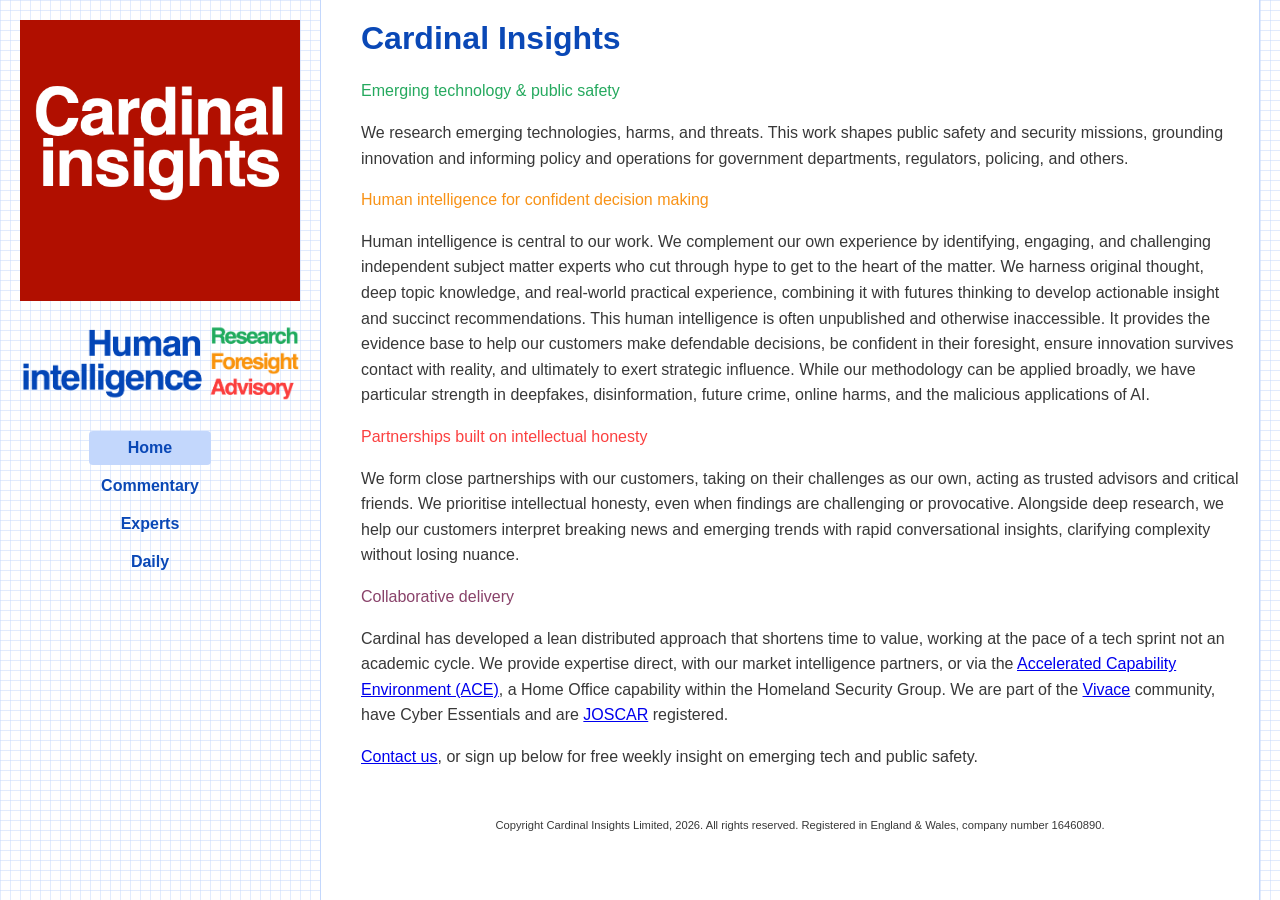
<file: index.html>
<!DOCTYPE html>
<html lang="en">
<head>
<meta charset="UTF-8" />
<meta name="viewport" content="width=device-width, initial-scale=1.0" />
<title>Cardinal Insights</title>
  <link rel="icon" href="favicon.ico" sizes="any" />
<link rel="icon" type="image/png" sizes="32x32" href="assets/favicon-32x32.png" />
<link rel="icon" type="image/png" sizes="16x16" href="assets/favicon-16x16.png" />
<link rel="apple-touch-icon" href="assets/apple-touch-icon.png" />
<link rel="stylesheet" href="css/style.css" />
</head>
<body class="grid-background">
<div class="container">

  <div class="sidebar">
    <a href="index.html" class="logo-link"><img src="logo.png" alt="Cardinal Logo" class="logo" /></a>
    <img src="tagline.png" alt="Cardinal Tagline" class="tagline" />
    <nav class="site-nav">
      <a href="index.html" aria-current="page">Home</a>
      <a href="commentary.html">Commentary</a>
      <a href="experts.html">Experts</a>
      <a href="reading.html">Daily</a>
    </nav>
  </div>

  <div class="main-section">
    <div class="main-content">
      <div class="content-wrapper">

        <h1>Cardinal Insights</h1>
        <p class="section-lede" style="color: var(--green);">Emerging technology & public safety</p>
        <p>We research emerging technologies, harms, and threats. This work shapes public safety and security missions, grounding innovation and informing policy and operations for government departments, regulators, policing, and others.</p>

        <p class="section-lede" style="color: var(--orange);">Human intelligence for confident decision making</p>
        <p>Human intelligence is central to our work. We complement our own experience by identifying, engaging, and challenging independent subject matter experts who cut through hype to get to the heart of the matter. We harness original thought, deep topic knowledge, and real-world practical experience, combining it with futures thinking to develop actionable insight and succinct recommendations. This human intelligence is often unpublished and otherwise inaccessible. It provides the evidence base to help our customers make defendable decisions, be confident in their foresight, ensure innovation survives contact with reality, and ultimately to exert strategic influence. While our methodology can be applied broadly, we have particular strength in deepfakes, disinformation, future crime, online harms, and the malicious applications of AI.</p>

        <p class="section-lede" style="color: var(--red-accent);">Partnerships built on intellectual honesty</p>
        <p>We form close partnerships with our customers, taking on their challenges as our own, acting as trusted advisors and critical friends. We prioritise intellectual honesty, even when findings are challenging or provocative. Alongside deep research, we help our customers interpret breaking news and emerging trends with rapid conversational insights, clarifying complexity without losing nuance. </p>

        <p class="section-lede" style="color: var(--purple);">Collaborative delivery</p>
        <p>Cardinal has developed a lean distributed approach that shortens time to value, working at the pace of a tech sprint not an academic cycle. We provide expertise direct, with our market intelligence partners, or via the <a href="https://www.gov.uk/government/organisations/accelerated-capability-environment">Accelerated Capability Environment (ACE)</a>, a Home Office capability within the Homeland Security Group. We are part of the <a href="https://www.vivace.tech/">Vivace</a> community, have Cyber Essentials and are <a href="https://hellios.com/joscar">JOSCAR</a> registered.</p>

<!-- Newsletter signup: Beehiiv embeds are a <script> snippet, not a plain form.
             Replace the placeholder div below with the exact embed code Beehiiv
             gives you for this form (Subscribers > Subscribe forms > your form >
             Get embed code). -->
    <div class="newsletter-panel" style="margin: 8px 0 0 0; padding: 0;">
  <p><a href="mailto:info@cardinalinsights.co.uk">Contact us</a>, or sign up below for free weekly insight on emerging tech and public safety.</p>
  <div id="beehiiv-embed-placeholder">
           <script async src="https://subscribe-forms.beehiiv.com/v3/loader.js" data-beehiiv-form="aa7f1677-9bca-4db6-bd72-e2018b08068c"></script>
          </div>
</div>

        <footer>
          <p>Copyright Cardinal Insights Limited, 2026. All rights reserved. Registered in England & Wales, company number 16460890.</p>
        </footer>

      </div>
    </div>
  </div>

</div>
</body>
</html>
</file>
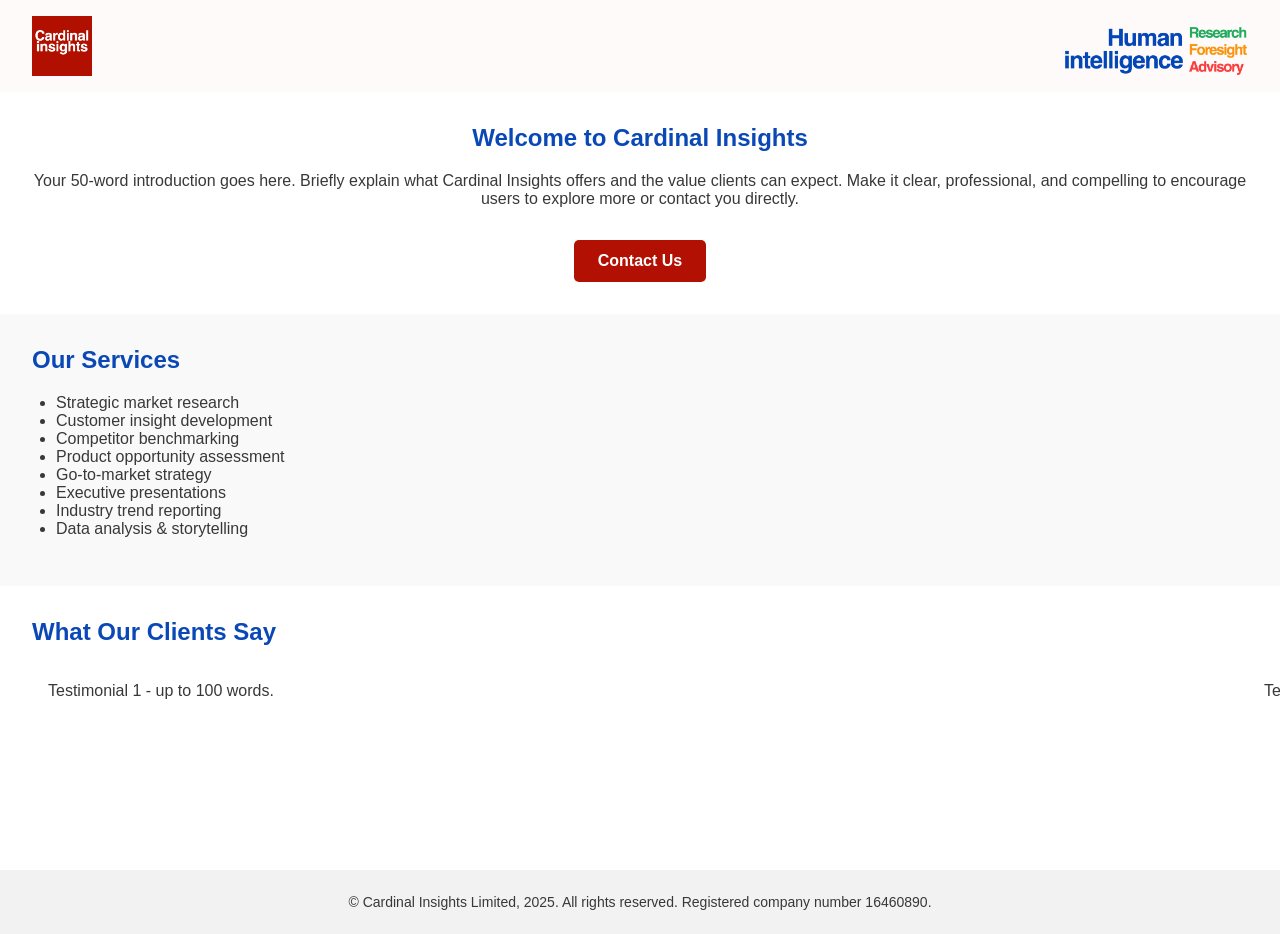
<file: cardinal-insights.html>
<!DOCTYPE html>
<html lang="en">
<head>
  <meta charset="UTF-8" />
  <meta name="viewport" content="width=device-width, initial-scale=1.0"/>
  <title>Cardinal Insights</title>
  <style>
    body {
      margin: 0;
      font-family: Helvetica, sans-serif;
      background: #ffffff;
      color: #383838;
      font-weight: 300;
    }

    h1, h2, h3 {
      font-family: Helvetica, sans-serif;
      font-weight: 700;
      font-stretch: condensed;
      color: #0a48b6;
      margin-top: 0;
    }

    header {
      background-color: #FFFAFA;
      display: flex;
      justify-content: space-between;
      align-items: center;
      padding: 1rem 2rem;
      flex-wrap: wrap;
    }

    .logo, .tagline {
      max-height: 60px;
    }

    .intro {
      padding: 2rem;
      text-align: center;
    }

    .contact-button {
      display: inline-block;
      background-color: #b11002;
      color: white;
      padding: 0.75rem 1.5rem;
      margin-top: 1rem;
      text-decoration: none;
      border-radius: 5px;
      font-weight: bold;
    }

    .services {
      padding: 2rem;
      background: #f9f9f9;
    }

    .services ul {
      padding-left: 1.5rem;
    }

    .carousel {
      padding: 2rem;
      position: relative;
      overflow: hidden;
    }

    .carousel-track {
      display: flex;
      transition: transform 0.5s ease;
      width: 100%;
    }

    .testimonial {
      min-width: 100%;
      box-sizing: border-box;
      padding: 1rem;
    }

    .carousel-controls {
      text-align: center;
      margin-top: 1rem;
    }

    .carousel-button {
      background: #b11002;
      color: white;
      border: none;
      padding: 0.5rem 1rem;
      margin: 0 0.25rem;
      cursor: pointer;
      border-radius: 4px;
    }

    .carousel {
      max-height: 220px;
    }

    .testimonial {
      height: 200px;
      overflow-y: auto;
    }

    .carousel-dots {
      text-align: center;
      margin-top: 1rem;
    }

    .dot {
      height: 10px;
      width: 10px;
      margin: 0 4px;
      background-color: #bbb;
      border-radius: 50%;
      display: inline-block;
      transition: background-color 0.3s;
      cursor: pointer;
    }

    .dot.active {
      background-color: #b11002;
    }

    footer {
      text-align: center;
      padding: 1.5rem;
      background: #f2f2f2;
      font-size: 0.875rem;
    }

    @media (max-width: 600px) {
      header {
        flex-direction: column;
        align-items: flex-start;
      }

      .logo, .tagline {
        max-width: 100%;
        margin-bottom: 0.5rem;
      }

      .carousel-track {
        flex-direction: column;
      }

      .testimonial {
        min-width: 100%;
      }
    }
  </style>
</head>
<body>

  <header>
    <img src="logo.png" alt="Cardinal Insights Logo" class="logo">
    <img src="tagline.png" alt="Tagline" class="tagline">
  </header>

  <section class="intro">
    <h2>Welcome to Cardinal Insights</h2>
    <p>Your 50-word introduction goes here. Briefly explain what Cardinal Insights offers and the value clients can expect. Make it clear, professional, and compelling to encourage users to explore more or contact you directly.</p>
    <a class="contact-button" href="mailto:info@cardinalinsights.com">Contact Us</a>
  </section>

  <section class="services">
    <h2>Our Services</h2>
    <ul>
      <li>Strategic market research</li>
      <li>Customer insight development</li>
      <li>Competitor benchmarking</li>
      <li>Product opportunity assessment</li>
      <li>Go-to-market strategy</li>
      <li>Executive presentations</li>
      <li>Industry trend reporting</li>
      <li>Data analysis & storytelling</li>
    </ul>
  </section>

  <section class="carousel">
    <h2>What Our Clients Say</h2>
    <div class="carousel-track" id="carouselTrack">
      <div class="testimonial">Testimonial 1 - up to 100 words.</div>
      <div class="testimonial">Testimonial 2 - up to 100 words.</div>
      <div class="testimonial">Testimonial 3 - up to 100 words.</div>
      <div class="testimonial">Testimonial 4 - up to 100 words.</div>
      <div class="testimonial">Testimonial 5 - up to 100 words.</div>
    </div>
    <div class="carousel-controls">
      <button class="carousel-button" onclick="manualSlide(-1)">‹</button>
      <button class="carousel-button" onclick="manualSlide(1)">›</button>
    </div>
    <div class="carousel-dots" id="carouselDots"></div>
  </section>

  <footer>
    &copy; Cardinal Insights Limited, 2025. All rights reserved. Registered company number 16460890.
  </footer>

  <script>
    let currentSlide = 0;
    const track = document.getElementById('carouselTrack');
    const totalSlides = track.children.length;
    const dotsContainer = document.getElementById('carouselDots');

    for (let i = 0; i < totalSlides; i++) {
      const dot = document.createElement('span');
      dot.className = 'dot' + (i === 0 ? ' active' : '');
      dot.addEventListener('click', () => {
        currentSlide = i;
        updateSlide();
        resetInterval();
      });
      dotsContainer.appendChild(dot);
    }

    let slideInterval = setInterval(() => moveSlide(1), 5000);

    function moveSlide(direction) {
      currentSlide = (currentSlide + direction + totalSlides) % totalSlides;
      updateSlide();
    }

    function manualSlide(direction) {
      moveSlide(direction);
      resetInterval();
    }

    function updateSlide() {
      track.style.transform = `translateX(-${currentSlide * 100}%)`;
      document.querySelectorAll('.dot').forEach((dot, idx) => {
        dot.classList.toggle('active', idx === currentSlide);
      });
    }

    function resetInterval() {
      clearInterval(slideInterval);
      slideInterval = setInterval(() => moveSlide(1), 5000);
    }

    let startX = 0;
    track.addEventListener('touchstart', (e) => {
      startX = e.touches[0].clientX;
    });

    track.addEventListener('touchend', (e) => {
      const endX = e.changedTouches[0].clientX;
      const diff = startX - endX;
      if (Math.abs(diff) > 50) {
        diff > 0 ? manualSlide(1) : manualSlide(-1);
      }
    });
  </script>
</body>
</html>
</file>
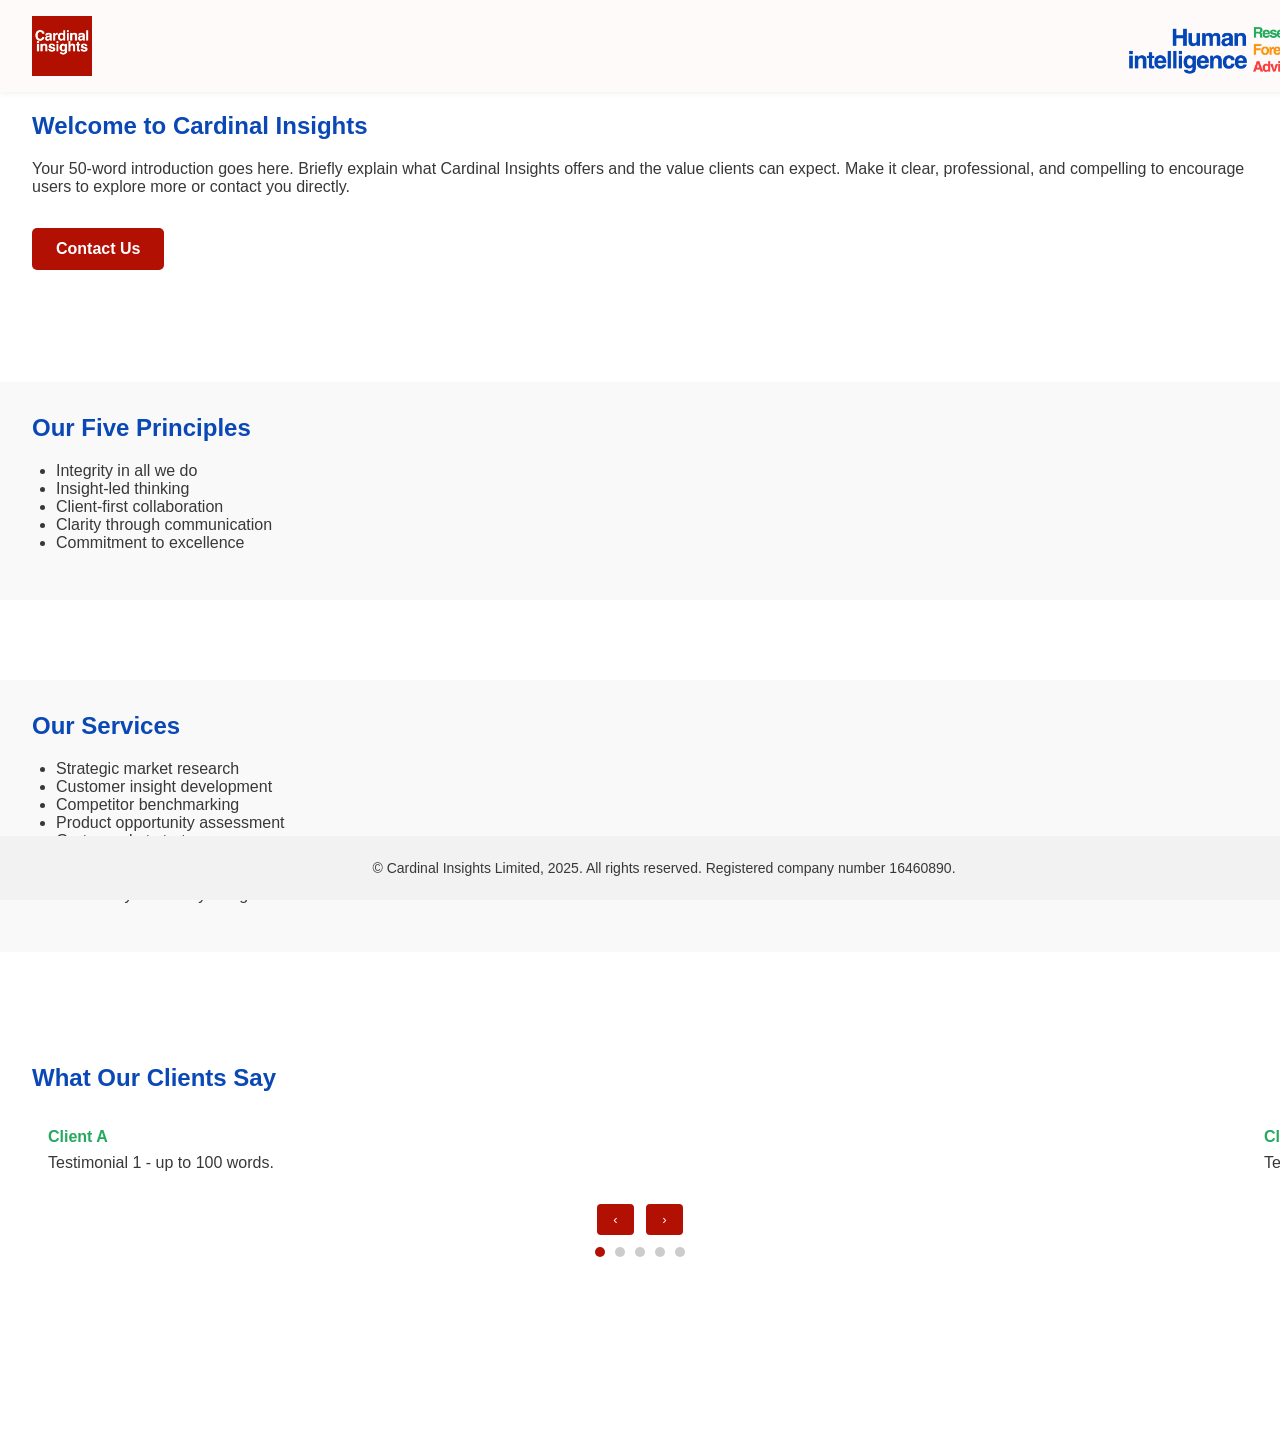
<file: cardinal-insights2.html>
<!DOCTYPE html>
<html lang="en">
<head>
  <meta charset="UTF-8" />
  <meta name="viewport" content="width=device-width, initial-scale=1.0"/>
  <title>Cardinal Insights</title>
  <style>
    body {
      margin: 0;
      font-family: Helvetica, sans-serif;
      background: #ffffff;
      color: #383838;
      font-weight: 300;
      padding-bottom: 120px; /* ensure space for footer */
    }

    h1, h2, h3 {
      font-family: Helvetica, sans-serif;
      font-weight: 700;
      font-stretch: condensed;
      color: #0a48b6;
      margin-top: 0;
    }

    header {
      background-color: #FFFAFA;
      display: flex;
      justify-content: space-between;
      align-items: center;
      padding: 1rem 2rem;
      flex-wrap: wrap;
      position: fixed;
      top: 0;
      width: 100%;
      z-index: 1000;
      box-shadow: 0 2px 5px rgba(0, 0, 0, 0.05);
    }

    .logo, .tagline {
      max-height: 60px;
    }

    .intro, .services, .carousel, .principles {
      padding: 2rem;
      margin-top: 80px;
    }

    .contact-button {
      display: inline-block;
      background-color: #b11002;
      color: white;
      padding: 0.75rem 1.5rem;
      margin-top: 1rem;
      text-decoration: none;
      border-radius: 5px;
      font-weight: bold;
    }

    .services, .principles {
      background: #f9f9f9;
    }

    .services ul, .principles ul {
      padding-left: 1.5rem;
    }

    .carousel {
      position: relative;
      overflow: hidden;
      height: 220px;
    }

    .carousel-track {
      display: flex;
      transition: transform 0.5s ease;
      width: 100%;
    }

    .testimonial {
      min-width: 100%;
      box-sizing: border-box;
      padding: 1rem;
    }

    .testimonial-source {
      font-weight: bold;
      color: #25A95E;
      font-stretch: condensed;
      margin-bottom: 0.5rem;
    }

    .carousel-controls {
      text-align: center;
      margin-top: 1rem;
    }

    .carousel-button {
      background: #b11002;
      color: white;
      border: none;
      padding: 0.5rem 1rem;
      margin: 0 0.25rem;
      cursor: pointer;
      border-radius: 4px;
    }

    .dots {
      text-align: center;
      margin-top: 0.5rem;
    }

    .dot {
      display: inline-block;
      width: 10px;
      height: 10px;
      margin: 0 5px;
      background-color: #ccc;
      border-radius: 50%;
      cursor: pointer;
    }

    .dot.active {
      background-color: #b11002;
    }

    footer {
      position: fixed;
      bottom: 0;
      width: 100%;
      text-align: center;
      padding: 1.5rem;
      background: #f2f2f2;
      font-size: 0.875rem;
    }

    @media (max-width: 600px) {
      header {
        flex-direction: column;
        align-items: flex-start;
      }

      .logo, .tagline {
        max-width: 100%;
        margin-bottom: 0.5rem;
      }

      .carousel-track {
        flex-direction: column;
      }

      .testimonial {
        min-width: 100%;
      }
    }
  </style>
</head>
<body>

  <header>
    <img src="logo.png" alt="Cardinal Insights Logo" class="logo">
    <img src="tagline.png" alt="Tagline" class="tagline">
  </header>

  <section class="intro">
    <h2>Welcome to Cardinal Insights</h2>
    <p>Your 50-word introduction goes here. Briefly explain what Cardinal Insights offers and the value clients can expect. Make it clear, professional, and compelling to encourage users to explore more or contact you directly.</p>
    <a class="contact-button" href="mailto:info@cardinalinsights.com">Contact Us</a>
  </section>

  <section class="principles">
    <h2>Our Five Principles</h2>
    <ul>
      <li>Integrity in all we do</li>
      <li>Insight-led thinking</li>
      <li>Client-first collaboration</li>
      <li>Clarity through communication</li>
      <li>Commitment to excellence</li>
    </ul>
  </section>

  <section class="services">
    <h2>Our Services</h2>
    <ul>
      <li>Strategic market research</li>
      <li>Customer insight development</li>
      <li>Competitor benchmarking</li>
      <li>Product opportunity assessment</li>
      <li>Go-to-market strategy</li>
      <li>Executive presentations</li>
      <li>Industry trend reporting</li>
      <li>Data analysis & storytelling</li>
    </ul>
  </section>

  <section class="carousel">
    <h2>What Our Clients Say</h2>
    <div class="carousel-track" id="carouselTrack">
      <div class="testimonial"><div class="testimonial-source">Client A</div>Testimonial 1 - up to 100 words.</div>
      <div class="testimonial"><div class="testimonial-source">Client B</div>Testimonial 2 - up to 100 words.</div>
      <div class="testimonial"><div class="testimonial-source">Client C</div>Testimonial 3 - up to 100 words.</div>
      <div class="testimonial"><div class="testimonial-source">Client D</div>Testimonial 4 - up to 100 words.</div>
      <div class="testimonial"><div class="testimonial-source">Client E</div>Testimonial 5 - up to 100 words.</div>
    </div>
    <div class="carousel-controls">
      <button class="carousel-button" onclick="manualSlide(-1)">‹</button>
      <button class="carousel-button" onclick="manualSlide(1)">›</button>
    </div>
    <div class="dots" id="carouselDots"></div>
  </section>

  <footer>
    &copy; Cardinal Insights Limited, 2025. All rights reserved. Registered company number 16460890.
  </footer>

  <script>
    document.addEventListener('DOMContentLoaded', () => {
      let currentSlide = 0;
      const track = document.getElementById('carouselTrack');
      const totalSlides = track.children.length;
      const dotsContainer = document.getElementById('carouselDots');
      let slideInterval = setInterval(() => moveSlide(1), 5000);

      function createDots() {
        for (let i = 0; i < totalSlides; i++) {
          const dot = document.createElement('span');
          dot.classList.add('dot');
          if (i === 0) dot.classList.add('active');
          dot.addEventListener('click', () => {
            clearInterval(slideInterval);
            goToSlide(i);
            slideInterval = setInterval(() => moveSlide(1), 5000);
          });
          dotsContainer.appendChild(dot);
        }
      }

      function updateDots() {
        const dots = document.querySelectorAll('.dot');
        dots.forEach(dot => dot.classList.remove('active'));
        dots[currentSlide].classList.add('active');
      }

      function goToSlide(index) {
        currentSlide = index;
        track.style.transform = `translateX(-${currentSlide * 100}%)`;
        updateDots();
      }

      function moveSlide(direction) {
        currentSlide = (currentSlide + direction + totalSlides) % totalSlides;
        track.style.transform = `translateX(-${currentSlide * 100}%)`;
        updateDots();
      }

      window.manualSlide = (direction) => {
        clearInterval(slideInterval);
        moveSlide(direction);
        slideInterval = setInterval(() => moveSlide(1), 5000);
      };

      let startX = 0;
      track.addEventListener('touchstart', e => startX = e.touches[0].clientX);
      track.addEventListener('touchend', e => {
        let endX = e.changedTouches[0].clientX;
        if (startX - endX > 50) window.manualSlide(1);
        else if (endX - startX > 50) window.manualSlide(-1);
      });

      createDots();
    });
  </script>
</body>
</html>
</file>
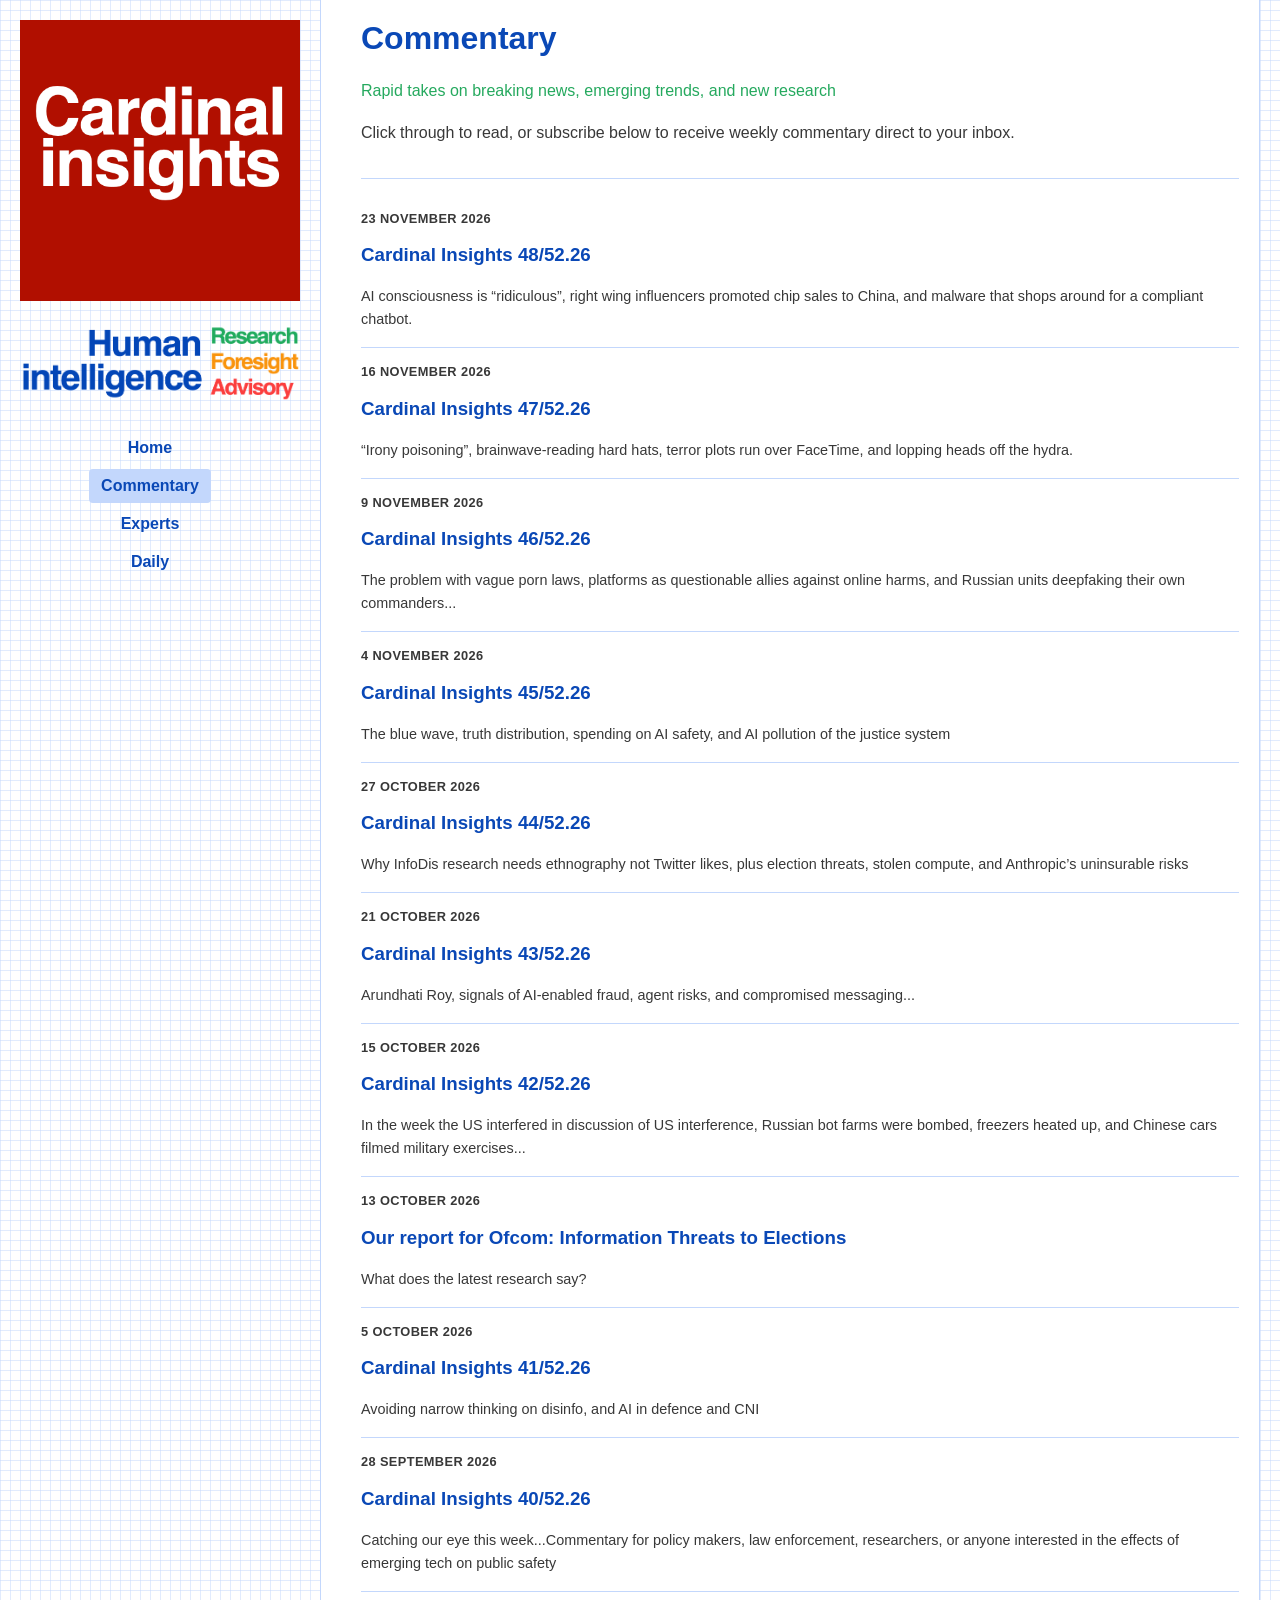
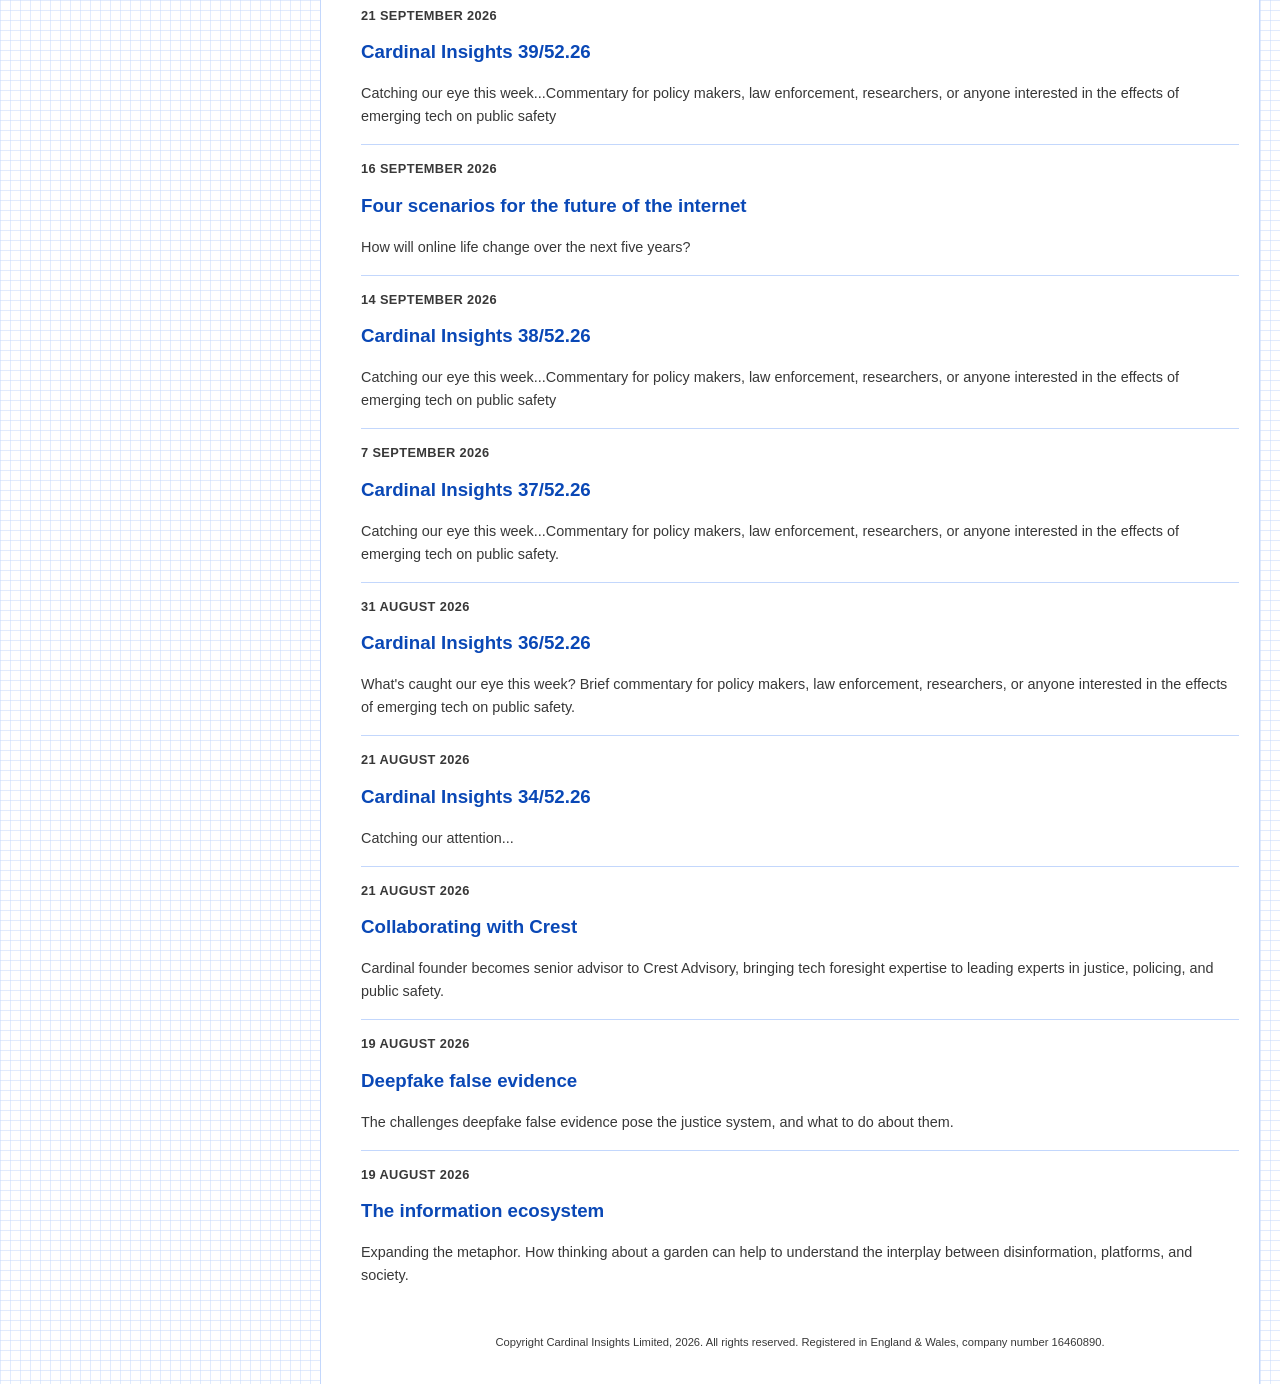
<file: commentary.html>
<!DOCTYPE html>
<html lang="en">
<head>
<meta charset="UTF-8" />
<meta name="viewport" content="width=device-width, initial-scale=1.0" />
<title>Commentary — Cardinal Insights</title>
  <link rel="icon" href="favicon.ico" sizes="any" />
<link rel="icon" type="image/png" sizes="32x32" href="assets/favicon-32x32.png" />
<link rel="icon" type="image/png" sizes="16x16" href="assets/favicon-16x16.png" />
<link rel="apple-touch-icon" href="assets/apple-touch-icon.png" />
<link rel="stylesheet" href="css/style.css" />
</head>
<body class="grid-background">
<div class="container">

  <div class="sidebar">
<a href="index.html" class="logo-link"><img src="logo.png" alt="Cardinal Logo" class="logo" /></a>
    <img src="tagline.png" alt="Cardinal Tagline" class="tagline" />
    <nav class="site-nav">
      <a href="index.html">Home</a>
      <a href="commentary.html" aria-current="page">Commentary</a>
      <a href="experts.html">Experts</a>
      <a href="reading.html">Daily</a>
    </nav>
  </div>

  <div class="main-section">
    <div class="main-content">
      <div class="content-wrapper">

        <!-- Stays pinned at the top while the post list scrolls (desktop widths). -->
        <div class="page-intro">
     <h1>Commentary</h1>
        <p class="section-lede" style="color: var(--green);">Rapid takes on breaking news, emerging trends, and new research</p>
        <p>Click through to read, or subscribe below to receive weekly commentary direct to your inbox.</p>

        <!-- Newsletter signup: Beehiiv embeds are a <script> snippet, not a plain form. -->
        <div class="newsletter-panel" style="margin: 8px 0 0 0; padding: 0;">
          <div id="beehiiv-embed-placeholder">
            <script async src="https://subscribe-forms.beehiiv.com/v3/loader.js" data-beehiiv-form="aa7f1677-9bca-4db6-bd72-e2018b08068c"></script>
          </div>
        </div>
        </div>

        <div id="post-list">
          <p class="status-message">Loading posts…</p>
        </div>

        <footer>
          <p>Copyright Cardinal Insights Limited, 2026. All rights reserved. Registered in England & Wales, company number 16460890.</p>
        </footer>

      </div>
    </div>
  </div>

</div>
<script src="js/site.js"></script>
</body>
</html>
</file>
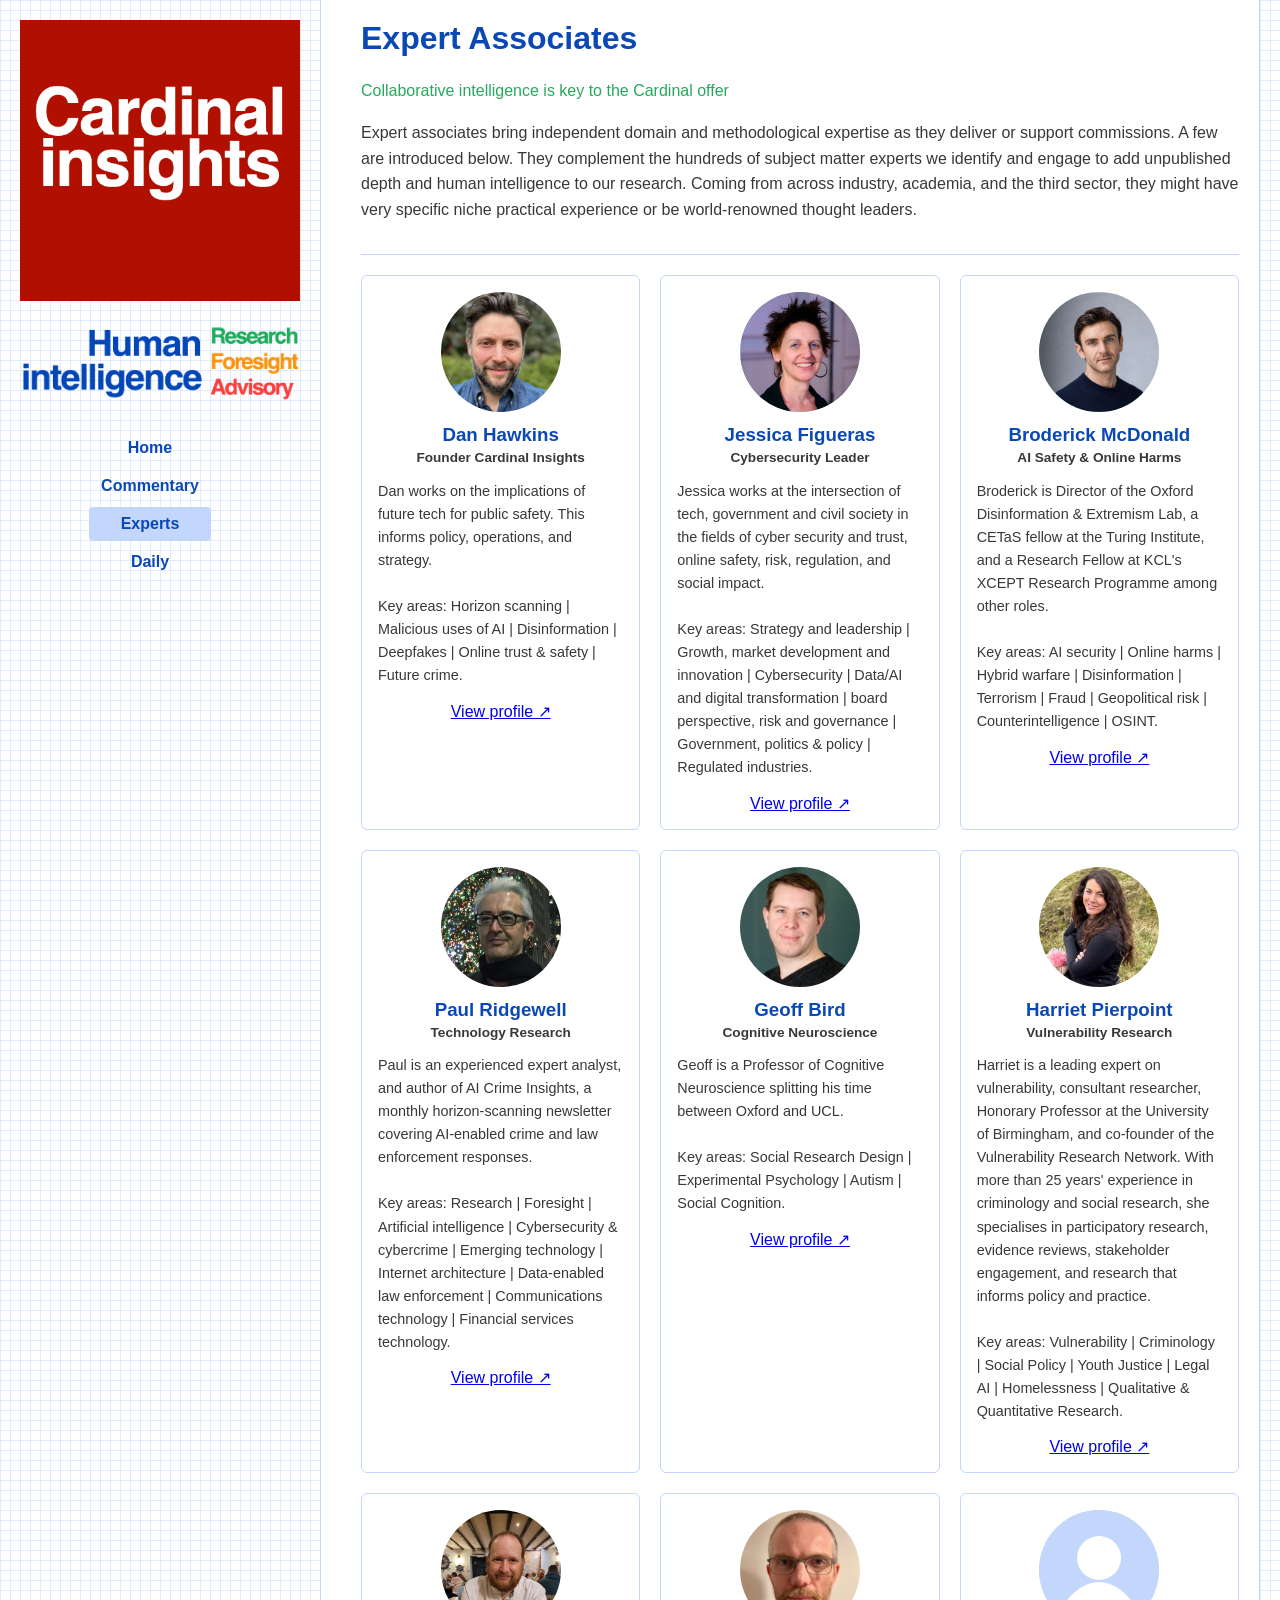
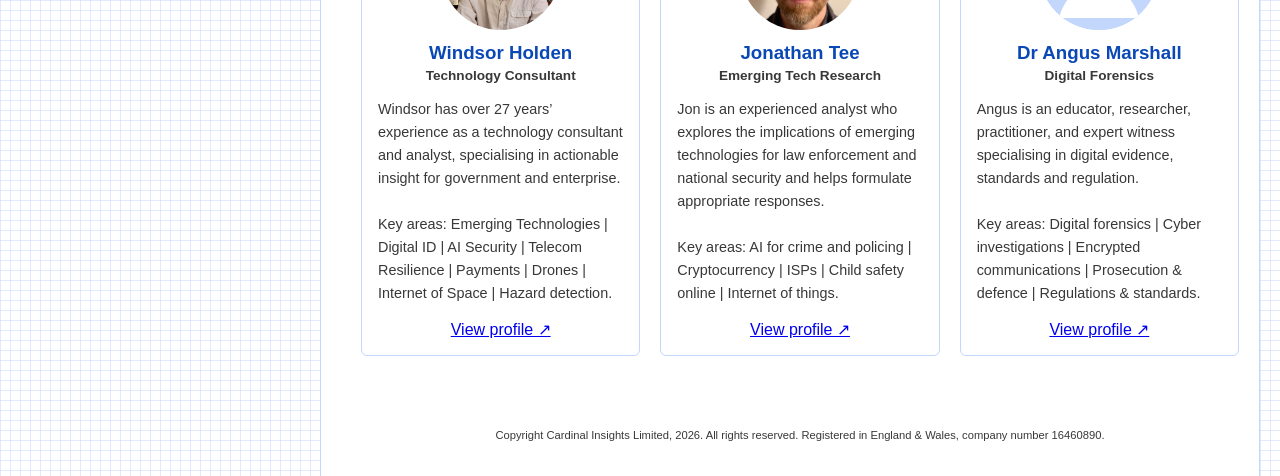
<file: experts.html>
<!DOCTYPE html>
<html lang="en">
<head>
<meta charset="UTF-8" />
<meta name="viewport" content="width=device-width, initial-scale=1.0" />
<title>Experts — Cardinal Insights</title>
  <link rel="icon" href="favicon.ico" sizes="any" />
<link rel="icon" type="image/png" sizes="32x32" href="assets/favicon-32x32.png" />
<link rel="icon" type="image/png" sizes="16x16" href="assets/favicon-16x16.png" />
<link rel="apple-touch-icon" href="assets/apple-touch-icon.png" />
<link rel="stylesheet" href="css/style.css" />
</head>
<body class="grid-background">
<div class="container">

  <div class="sidebar">
  <a href="index.html" class="logo-link"><img src="logo.png" alt="Cardinal Logo" class="logo" /></a>
    <img src="tagline.png" alt="Cardinal Tagline" class="tagline" />
    <nav class="site-nav">
      <a href="index.html">Home</a>
      <a href="commentary.html">Commentary</a>
      <a href="experts.html" aria-current="page">Experts</a>
      <a href="reading.html">Daily</a>
    </nav>
  </div>

  <div class="main-section">
    <div class="main-content">
      <div class="content-wrapper">

        <!-- Stays pinned at the top while the experts scroll (desktop widths). -->
        <div class="page-intro">
        <h1>Expert Associates</h1>
        <p class="section-lede" style="color: var(--green);">Collaborative intelligence is key to the Cardinal offer</p>
        <p>Expert associates bring independent domain and methodological expertise as they deliver or support commissions. A few are introduced below. They complement the hundreds of subject matter experts we identify and engage to add unpublished depth and human intelligence to our research. Coming from across industry, academia, and the third sector, they might have very specific niche practical experience or be world-renowned thought leaders.</p>
        </div>

        <div id="experts-grid" class="card-grid experts-grid">
          <p class="status-message">Loading experts…</p>
        </div>

        <footer>
          <p>Copyright Cardinal Insights Limited, 2026. All rights reserved. Registered in England & Wales, company number 16460890.</p>
        </footer>

      </div>
    </div>
  </div>

</div>
<script src="js/site.js"></script>
</body>
</html>
</file>
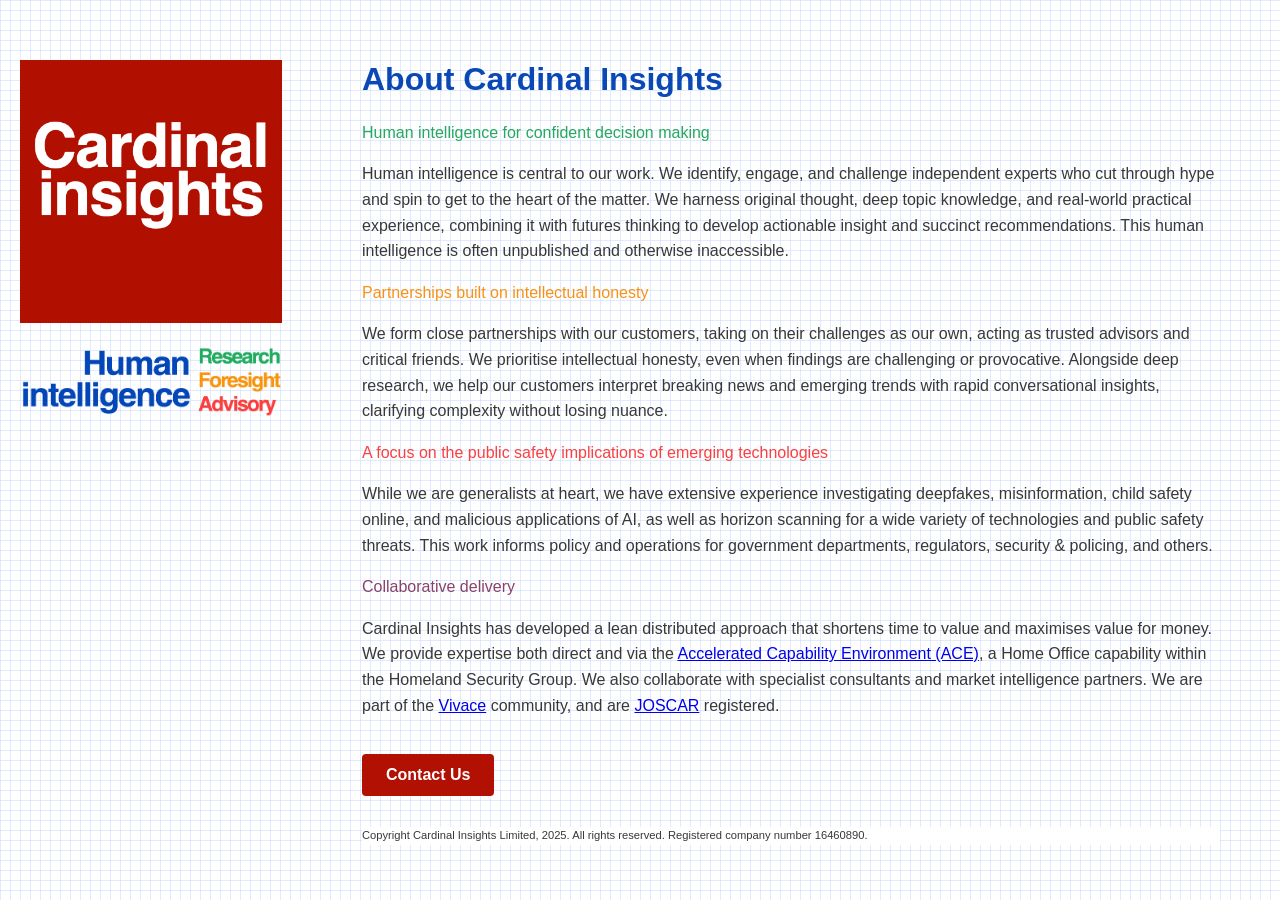
<file: indexalt.html>
<!DOCTYPE html>
<html lang="en">
<head>
  <meta charset="UTF-8" />
  <meta name="viewport" content="width=device-width, initial-scale=1.0" />
  <title>Cardinal Insights</title>
  <style>
    * {
      box-sizing: border-box;
    }

    body {
      margin: 0;
      font-family: Helvetica, sans-serif;
    }

.grid-background {
  background-color: white;
  background-image: url('data:image/svg+xml;utf8,<svg xmlns="http://www.w3.org/2000/svg" width="10" height="10"><rect width="100%" height="100%" fill="white"/><path d="M 20 0 L 0 0 0 20" fill="none" stroke="%23C3d7fc" stroke-width="1"/></svg>');
}

    .container {
      display: flex;
      flex-direction: column;
    }

    .sidebar {
      background: none;
      text-align: center;
      padding: 20px;
    }

    .logo,
    .tagline {
      max-width: 100%;
      height: auto;
      margin-bottom: 10px;
    }

    .main-content {
  flex: 1;
  padding: 40px;
  max-width: 960px;
  margin: 0 auto;
}

    .main-content h1 {
      color: #0a48b6;
      font-weight: bold;
      font-stretch: condensed;
    }

    .main-content p {
      color: #383838;
      font-weight: 300;
      line-height: 1.6;
    }

    .contact-button {
      display: inline-block;
      margin-top: 20px;
      margin-bottom: 20px;
      padding: 12px 24px;
      background-color: #b11002;
      color: white;
      text-decoration: none;
      border-radius: 4px;
      font-weight: bold;
    }

    footer {
      text-align: left;
      font-size: 0.7em;
      color: #383838;
      padding: 0px;
      background-color: #FFFFFF;
    }

    @media (min-width: 768px) {
      .container {
        flex-direction: row;
        min-height: 100vh;
      }

      .sidebar {
        width: 302px;
        height: 100vh;
        border-right: 0px solid #C3d7fc;
        flex-shrink: 0;
        display: flex;
        flex-direction: column;
        align-items: center;
        justify-content: flex-start;
        padding-top: 60px;
      }

      .main-section {
        display: flex;
        flex-direction: column;
        flex: 1;
        min-height: 100vh;
        padding: 0 20px; 
      }

      .main-content {
        flex: 1;
        padding: 40px;
      }

      footer {
        margin-left: 0px;
        width: auto;
      }
    }
  </style>
</head>
<body class="grid-background">
  <div class="container">
    <div class="sidebar">
      <img src="logo.png" alt="Cardinal Logo" class="logo" />
      <img src="tagline.png" alt="Cardinal Tagline" class="tagline" />
    </div>

    <div class="main-section">
      <div class="main-content">
        <h1>About Cardinal Insights</h1>
        <p style="color: #25a95e; font-weight: normal;">Human intelligence for confident decision making</p>
                <p>Human intelligence is central to our work. We identify, engage, and challenge independent experts who cut through hype and spin to get to the heart of the matter. We harness original thought, deep topic knowledge, and real-world practical experience, combining it with futures thinking to develop actionable insight and succinct recommendations. This human intelligence is often unpublished and otherwise inaccessible.</p>
        <p style="color: #f89216; font-weight:normal;">Partnerships built on intellectual honesty</p>
        <p>We form close partnerships with our customers, taking on their challenges as our own, acting as trusted advisors and critical friends. We prioritise intellectual honesty, even when findings are challenging or provocative. Alongside deep research, we help our customers interpret breaking news and emerging trends with rapid conversational insights, clarifying complexity without losing nuance.</p>
<p style="color: #fb4040; font-weight: normal;">A focus on the public safety implications of emerging technologies</p>
        <p>While we are generalists at heart, we have extensive experience investigating deepfakes, misinformation, child safety online, and malicious applications of AI, as well as horizon scanning for a wide variety of technologies and public safety threats. This work informs policy and operations for government departments, regulators, security & policing, and others.</p>
              <p style="color: #89426a; font-weight: normal;">Collaborative delivery</p>
         <p>Cardinal Insights has developed a lean distributed approach that shortens time to value and maximises value for money. We provide expertise both direct and via the <a href="https://www.gov.uk/government/organisations/accelerated-capability-environment">Accelerated Capability Environment (ACE)</a>, a Home Office capability within the Homeland Security Group. We also collaborate with specialist consultants and market intelligence partners. We are part of the <a href="https://www.vivace.tech/">Vivace</a> community, and are <a href="https://hellios.com/joscar">JOSCAR</a> registered.</p>
        <a href="mailto:info@cardinalinsights.co.uk" class="contact-button">Contact Us</a>

        <footer>
          <p>Copyright Cardinal Insights Limited, 2025. All rights reserved. Registered company number 16460890.</p>
</footer>
            
      </div>
   
    </div>
  </div>
</body>
</html>
</file>
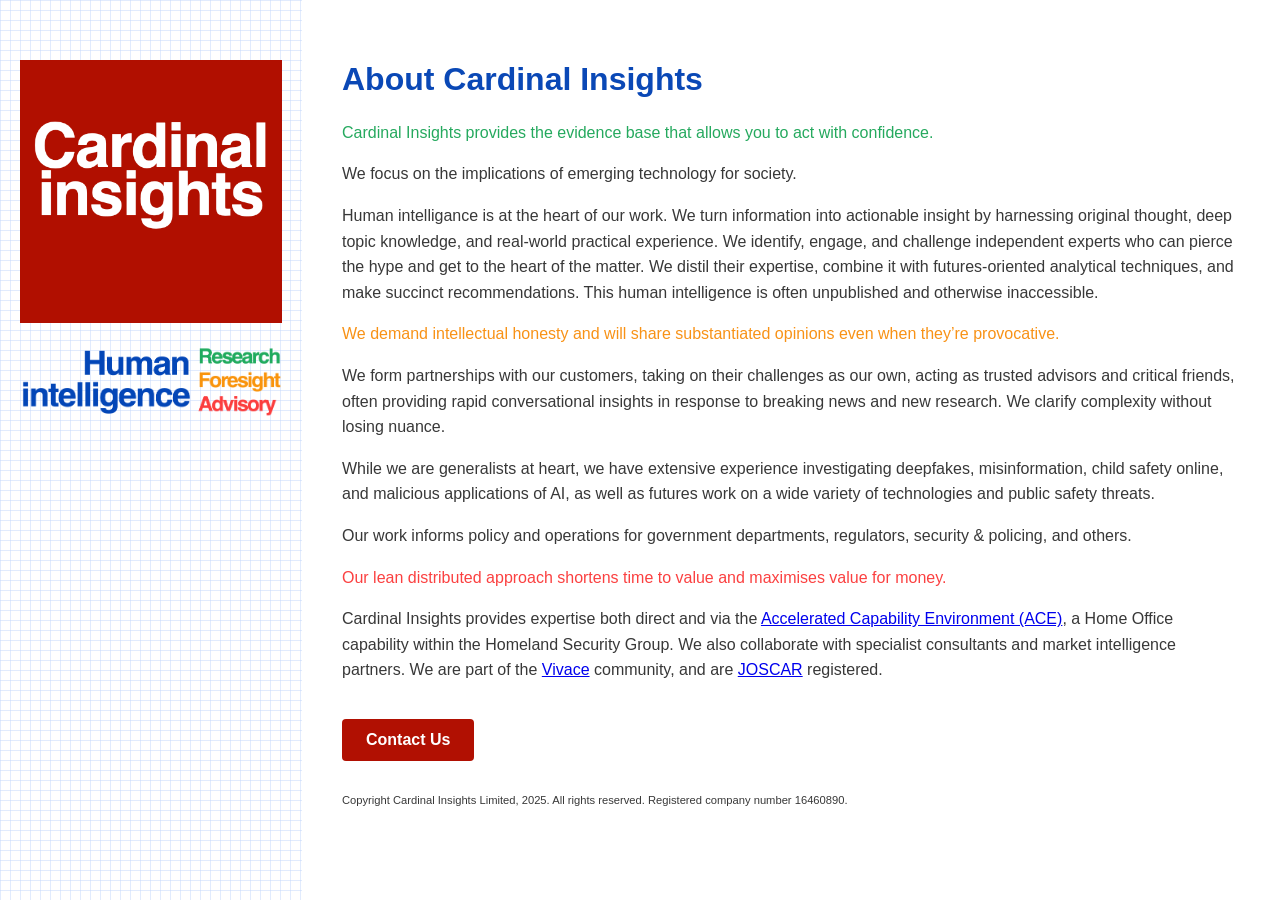
<file: indexworking.html>
<!DOCTYPE html>
<html lang="en">
<head>
  <meta charset="UTF-8" />
  <meta name="viewport" content="width=device-width, initial-scale=1.0" />
  <title>Cardinal Insights</title>
  <style>
    * {
      box-sizing: border-box;
    }

    body {
      margin: 0;
      font-family: Helvetica, sans-serif;
    }

.grid-background {
  background-color: white;
  background-image: url('data:image/svg+xml;utf8,<svg xmlns="http://www.w3.org/2000/svg" width="10" height="10"><rect width="100%" height="100%" fill="white"/><path d="M 20 0 L 0 0 0 20" fill="none" stroke="%23C3d7fc" stroke-width="1"/></svg>');
}

    .container {
      display: flex;
      flex-direction: column;
    }

    .sidebar {
      background: none;
      text-align: center;
      padding: 20px;
    }

    .logo,
    .tagline {
      max-width: 100%;
      height: auto;
      margin-bottom: 10px;
    }

    .main-content {
      background-color: white;
      padding: 20px 20px;
    }

    .main-content h1 {
      color: #0a48b6;
      font-weight: bold;
      font-stretch: condensed;
    }

    .main-content p {
      color: #383838;
      font-weight: 300;
      line-height: 1.6;
    }

    .contact-button {
      display: inline-block;
      margin-top: 20px;
      margin-bottom: 20px;
      padding: 12px 24px;
      background-color: #b11002;
      color: white;
      text-decoration: none;
      border-radius: 4px;
      font-weight: bold;
    }

    footer {
      text-align: left;
      font-size: 0.7em;
      color: #383838;
      padding: 0px;
      background-color: #FFFFFF;
    }

    @media (min-width: 768px) {
      .container {
        flex-direction: row;
        min-height: 100vh;
      }

      .sidebar {
        width: 302px;
        height: 100vh;
        border-right: 0px solid #C3d7fc;
        flex-shrink: 0;
        display: flex;
        flex-direction: column;
        align-items: center;
        justify-content: flex-start;
        padding-top: 60px;
      }

      .main-section {
        display: flex;
        flex-direction: column;
        flex: 1;
        min-height: 100vh;
      }

      .main-content {
        flex: 1;
        padding: 40px;
      }

      footer {
        margin-left: 0px;
        width: auto;
      }
    }
  </style>
</head>
<body class="grid-background">
  <div class="container">
    <div class="sidebar">
      <img src="logo.png" alt="Cardinal Logo" class="logo" />
      <img src="tagline.png" alt="Cardinal Tagline" class="tagline" />
    </div>

    <div class="main-section">
      <div class="main-content">
        <h1>About Cardinal Insights</h1>
        <p style="color: #25a95e; font-weight:normal;">Cardinal Insights provides the evidence base that allows you to act with confidence.</p>
        <p>We focus on the implications of emerging technology for society.</p>
        <p>Human intelligance is at the heart of our work. We turn information into actionable insight by harnessing original thought, deep topic knowledge, and real-world practical experience. We identify, engage, and challenge independent experts who can pierce the hype and get to the heart of the matter. We distil their expertise, combine it with futures-oriented analytical techniques, and make succinct recommendations. This human intelligence is often unpublished and otherwise inaccessible.</p>
        <p style="color: #f89216; font-weight:normal;">We demand intellectual honesty and will share substantiated opinions even when they’re provocative.</p>
        <p>We form partnerships with our customers, taking on their challenges as our own, acting as trusted advisors and critical friends, often providing rapid conversational insights in response to breaking news and new research. We clarify complexity without losing nuance.</p>
        <p>While we are generalists at heart, we have extensive experience investigating deepfakes, misinformation, child safety online, and malicious applications of AI, as well as futures work on a wide variety of technologies and public safety threats.</p>
        <p>Our work informs policy and operations for government departments, regulators, security & policing, and others.</p>
         <p style="color: #fb4040; font-weight:normal;">Our lean distributed approach shortens time to value and maximises value for money.</p>
               <p>Cardinal Insights provides expertise both direct and via the <a href="https://www.gov.uk/government/organisations/accelerated-capability-environment">Accelerated Capability Environment (ACE)</a>, a Home Office capability within the Homeland Security Group. We also collaborate with specialist consultants and market intelligence partners. We are part of the <a href="https://www.vivace.tech/">Vivace</a> community, and are <a href="https://hellios.com/joscar">JOSCAR</a> registered.</p>
        <a href="mailto:info@cardinalinsights.co.uk" class="contact-button">Contact Us</a>

        <footer>
          <p>Copyright Cardinal Insights Limited, 2025. All rights reserved. Registered company number 16460890.</p>
</footer>
            
      </div>
   
    </div>
  </div>
</body>
</html>
</file>
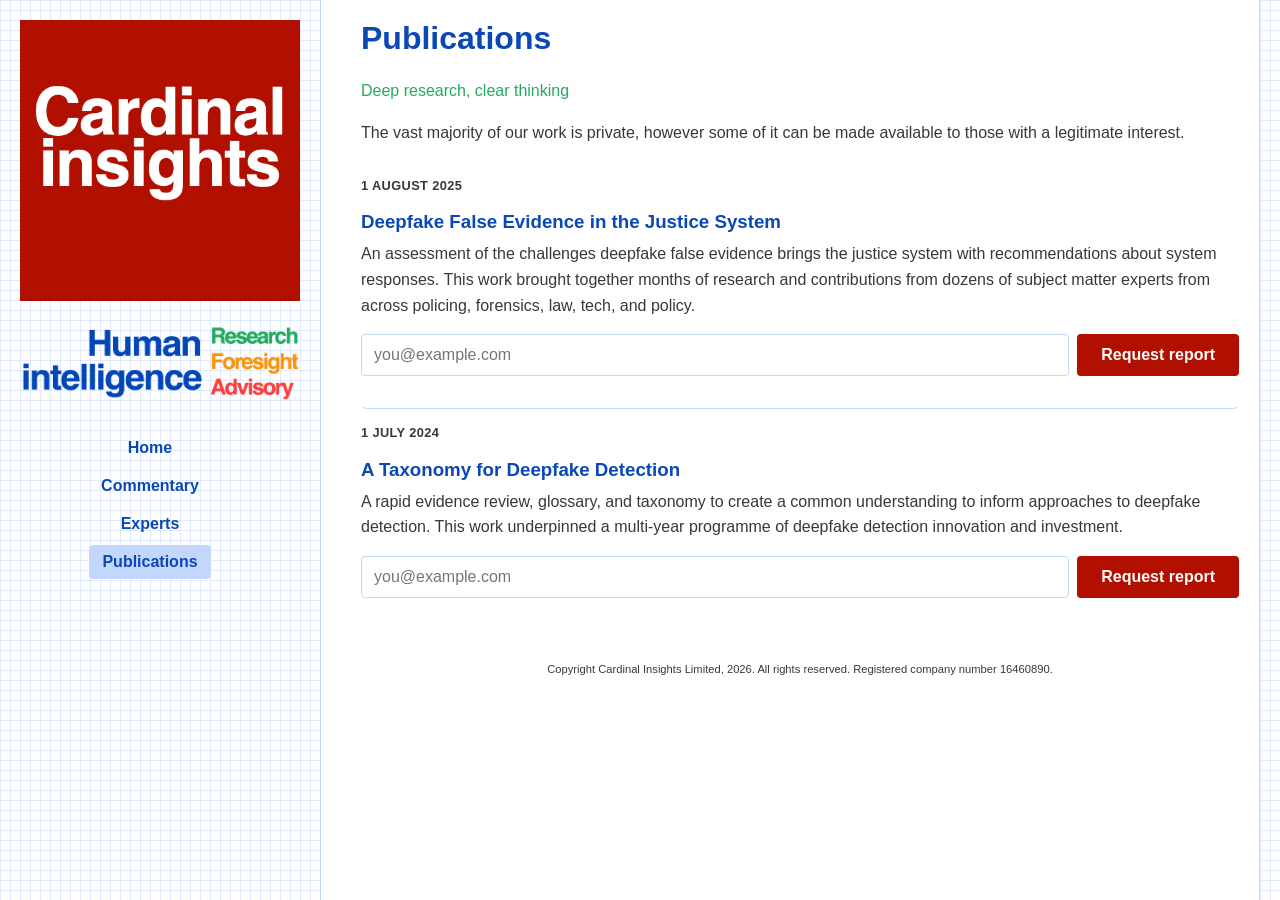
<file: publications.html>
<!DOCTYPE html>
<html lang="en">
<head>
<meta charset="UTF-8" />
<meta name="viewport" content="width=device-width, initial-scale=1.0" />
<title>Publications — Cardinal Insights</title>
  <link rel="icon" href="favicon.ico" sizes="any" />
<link rel="icon" type="image/png" sizes="32x32" href="assets/favicon-32x32.png" />
<link rel="icon" type="image/png" sizes="16x16" href="assets/favicon-16x16.png" />
<link rel="apple-touch-icon" href="assets/apple-touch-icon.png" />
<link rel="stylesheet" href="css/style.css" />
</head>
<body class="grid-background">
<div class="container">

  <div class="sidebar">
<a href="index.html" class="logo-link"><img src="logo.png" alt="Cardinal Logo" class="logo" /></a>
    <img src="tagline.png" alt="Cardinal Tagline" class="tagline" />
    <nav class="site-nav">
      <a href="index.html">Home</a>
      <a href="commentary.html">Commentary</a>
      <a href="experts.html">Experts</a>
      <a href="publications.html" aria-current="page">Publications</a>
    </nav>
  </div>

  <div class="main-section">
    <div class="main-content">
      <div class="content-wrapper">

        <h1>Publications</h1>
        <p class="section-lede" style="color: var(--green);">Deep research, clear thinking</p>
        <p>The vast majority of our work is private, however some of it can be made available to those with a legitimate interest.</p>

        <div id="pub-list">
          <p class="status-message">Loading publications…</p>
        </div>

        <footer>
          <p>Copyright Cardinal Insights Limited, 2026. All rights reserved. Registered company number 16460890.</p>
        </footer>

      </div>
    </div>
  </div>

</div>
<script src="js/site.js"></script>
</body>
</html>
</file>
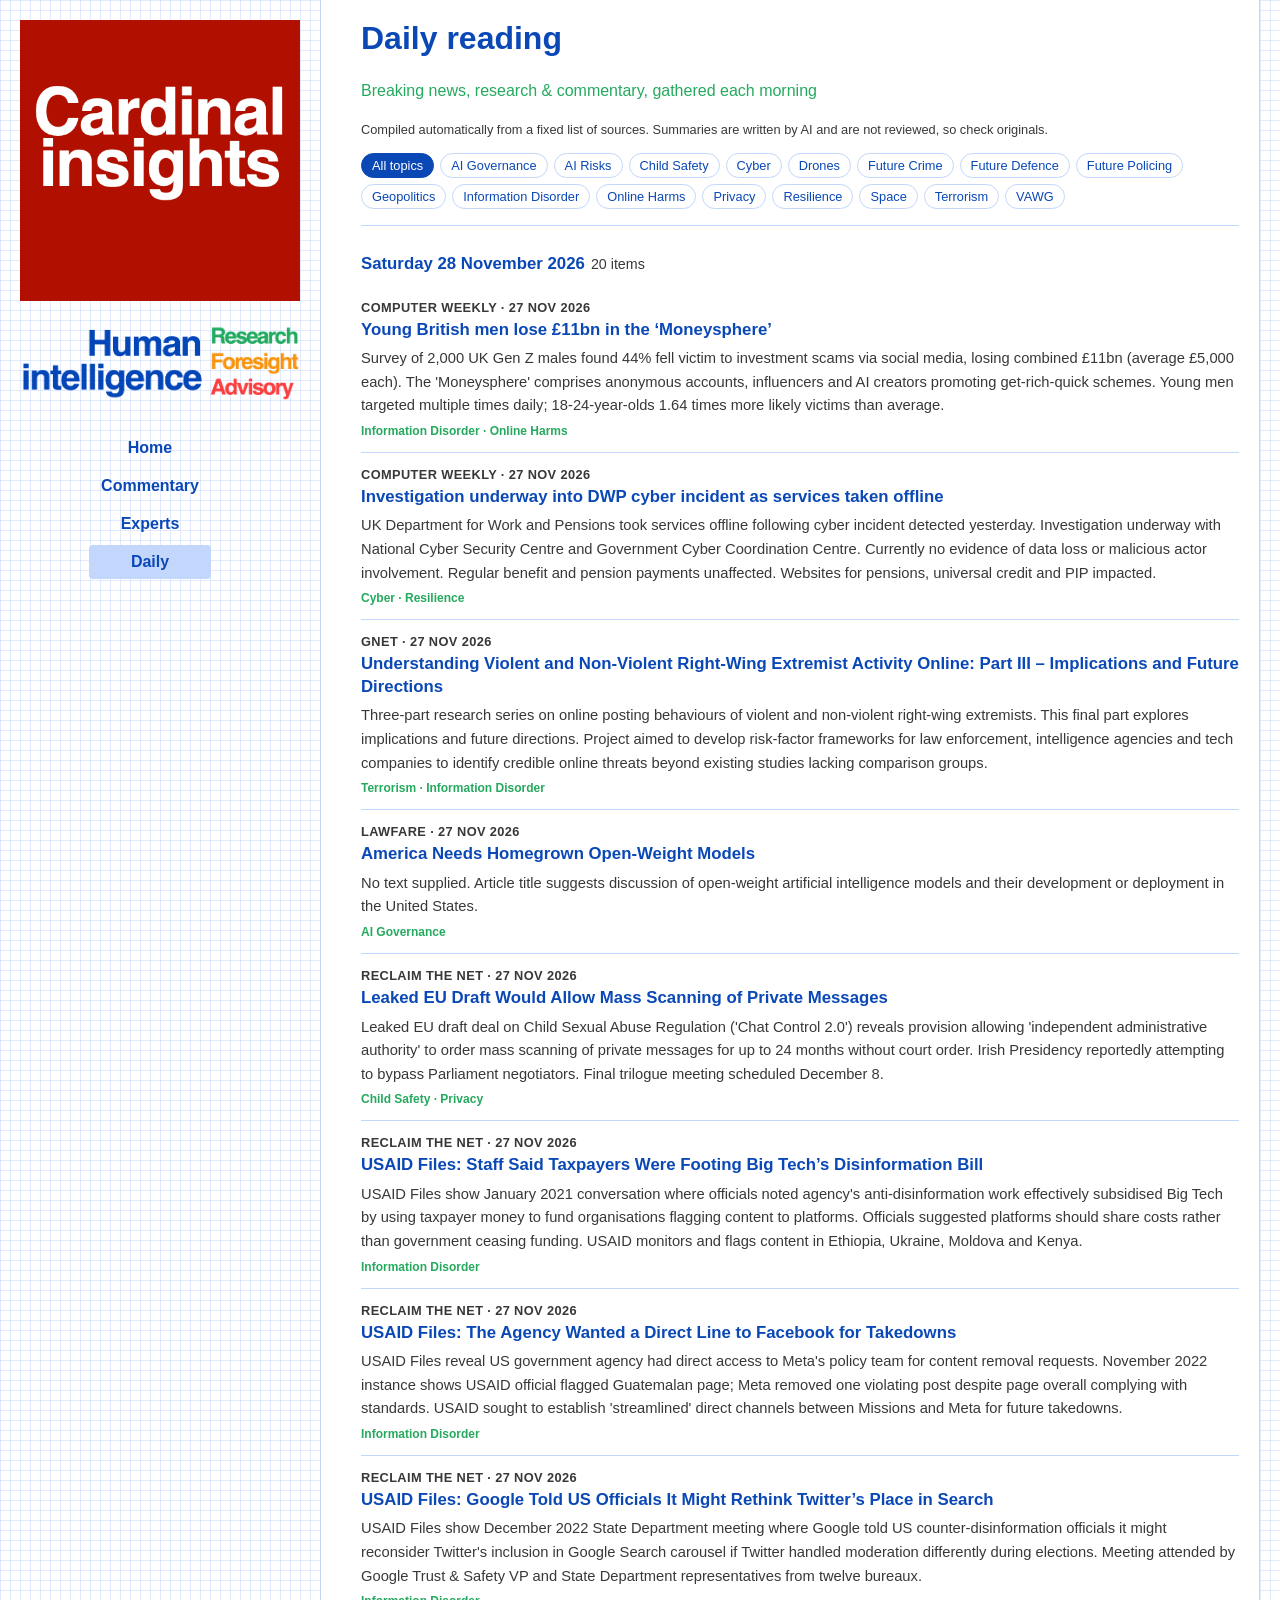
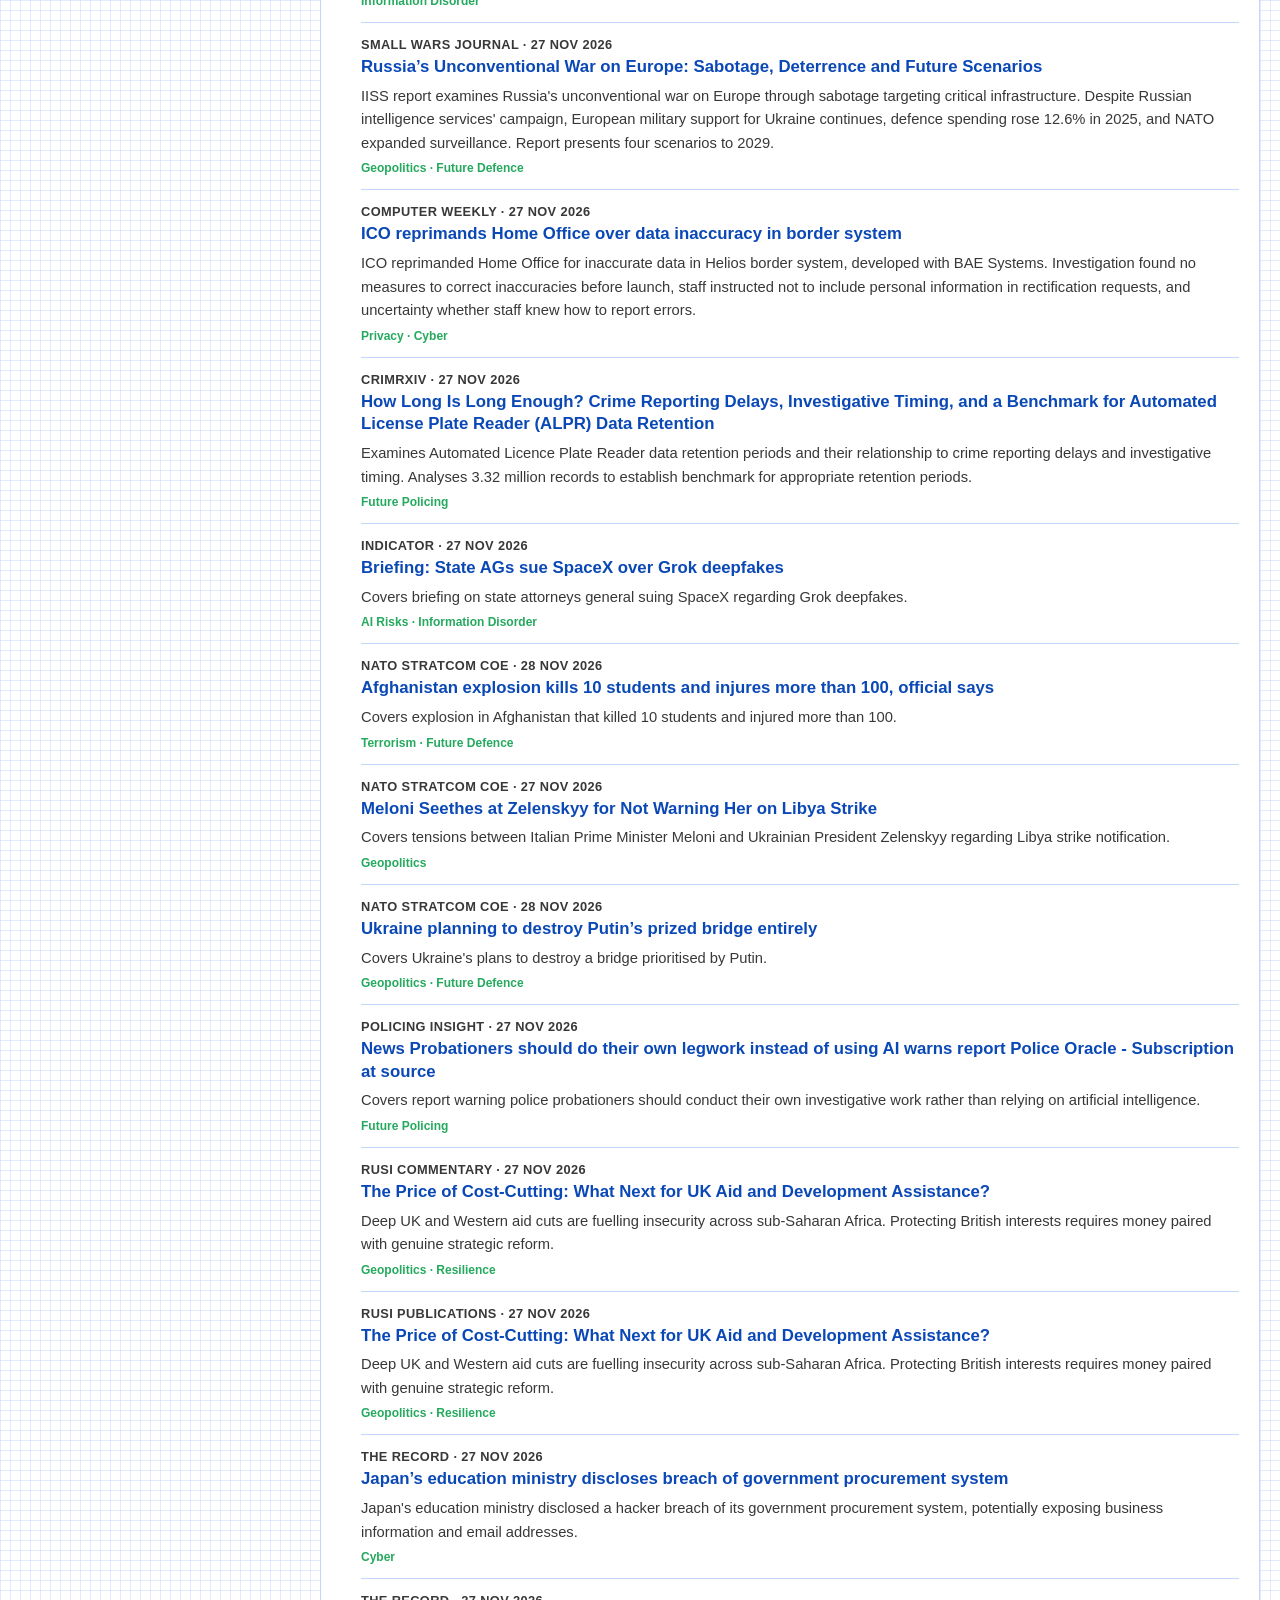
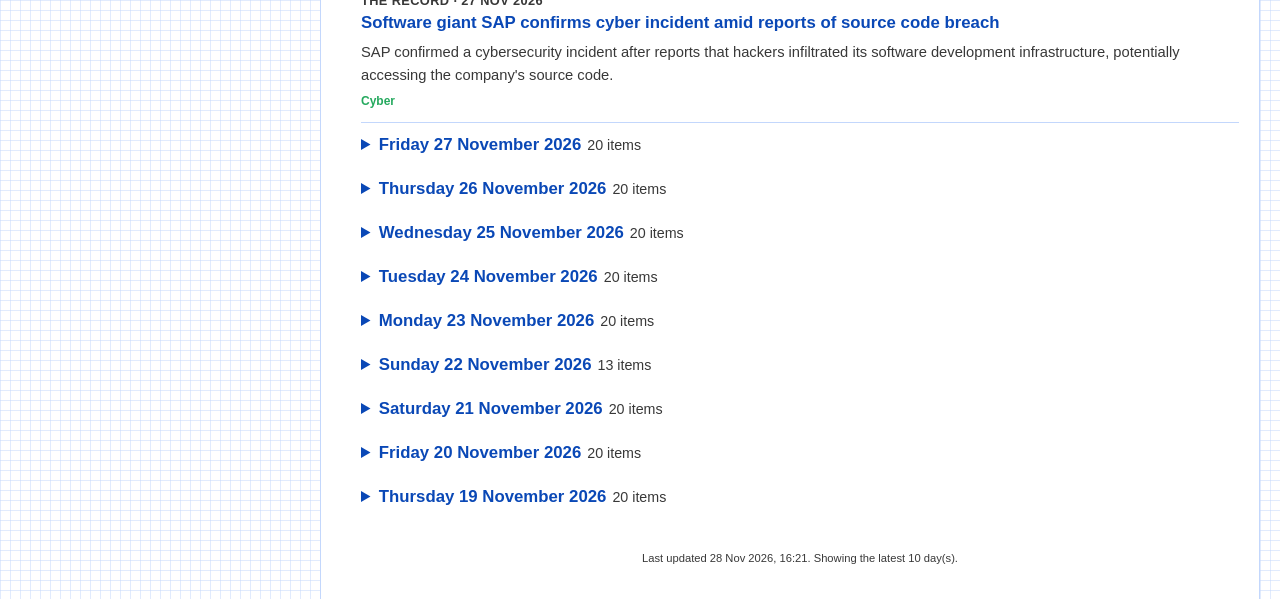
<file: reading.html>
<!DOCTYPE html>
<html lang="en">
<head>
<meta charset="UTF-8" />
<meta name="viewport" content="width=device-width, initial-scale=1.0" />
<meta name="robots" content="noindex" />
<title>Reading list — Cardinal Insights</title>
<link rel="icon" href="favicon.ico" sizes="any" />
<link rel="icon" type="image/png" sizes="32x32" href="assets/favicon-32x32.png" />
<link rel="icon" type="image/png" sizes="16x16" href="assets/favicon-16x16.png" />
<link rel="apple-touch-icon" href="assets/apple-touch-icon.png" />
<link rel="stylesheet" href="css/style.css" />
<style>
  /* Reading-list-only styles, kept here so the shared stylesheet is untouched. */
  .rl-note { font-size: 0.8em; color: var(--text-body); margin: 6px 0 0 0; }
  .rl-filters { display: flex; flex-wrap: wrap; gap: 6px; margin-top: 12px; }
  .rl-chip {
    font: inherit; font-size: 0.8em; padding: 4px 10px; border-radius: 999px; cursor: pointer;
    border: 1px solid var(--border-line); background: white; color: var(--blue);
  }
  .rl-chip[aria-pressed="true"] { background: var(--blue); border-color: var(--blue); color: white; }
  .rl-day > summary, .rl-day-heading {
    font-weight: bold; color: var(--blue); font-size: 1.05em; padding: 12px 0; cursor: pointer;
  }
  .rl-day-heading { cursor: default; }
  .rl-count { font-weight: 300; color: var(--text-body); font-size: 0.85em; margin-left: 6px; }
  .rl-entry { border-bottom: 1px solid var(--border-line); padding: 14px 0; }
  .rl-entry h3 { margin: 4px 0 6px 0; font-size: 1.05em; line-height: 1.35; }
  .rl-entry h3 a { color: var(--blue); text-decoration: none; }
  .rl-entry h3 a:hover { text-decoration: underline; }
  .rl-entry p { margin: 0; font-size: 0.92em; }
  .rl-tags { margin-top: 6px; font-size: 0.75em; color: var(--green); font-weight: bold; }
  .rl-empty { font-style: italic; font-size: 0.9em; color: var(--text-body); padding: 10px 0; }
</style>
</head>
<body class="grid-background">
<div class="container">

  <div class="sidebar">
    <a href="index.html" class="logo-link"><img src="logo.png" alt="Cardinal Logo" class="logo" /></a>
    <img src="tagline.png" alt="Cardinal Tagline" class="tagline" />
    <nav class="site-nav">
      <a href="index.html">Home</a>
      <a href="commentary.html">Commentary</a>
      <a href="experts.html">Experts</a>
      <a href="reading.html" aria-current="page">Daily</a>
    </nav>
  </div>

  <div class="main-section">
    <div class="main-content">
      <div class="content-wrapper">

        <div class="page-intro">
          <h1>Daily reading</h1>
          <p class="section-lede" style="color: var(--green);">Breaking news, research & commentary, gathered each morning</p>
          <p class="rl-note">Compiled automatically from a fixed list of sources. Summaries are written by AI and are not reviewed, so check originals.</p>
          <div class="rl-filters" id="filters" aria-label="Filter by topic"></div>
        </div>

        <div id="reading-list">
          <p class="status-message">Loading the reading list…</p>
        </div>

        <footer id="rl-footer"></footer>

      </div>
    </div>
  </div>

</div>
<script>
const DATA = "data/reading/";
const DAYS_SHOWN = 10;
let activeTopic = "";
let loadedDays = [];

function el(tag, cls, text) {
  const node = document.createElement(tag);
  if (cls) node.className = cls;
  if (text !== undefined) node.textContent = text;   // textContent: feed text is never treated as HTML
  return node;
}

function longDate(iso) {
  const d = new Date(iso + "T12:00:00Z");
  return isNaN(d) ? iso : d.toLocaleDateString("en-GB", { weekday: "long", day: "numeric", month: "long", year: "numeric", timeZone: "UTC" });
}

function shortDate(iso) {
  const d = new Date(iso + "T12:00:00Z");
  return isNaN(d) ? "" : d.toLocaleDateString("en-GB", { day: "numeric", month: "short", year: "numeric", timeZone: "UTC" });
}

function safeUrl(url) {
  return /^https?:\/\//i.test(url || "") ? url : "#";
}

function entryNode(entry) {
  const card = el("article", "rl-entry");
  card.appendChild(el("div", "post-date", [entry.source, shortDate(entry.date)].filter(Boolean).join(" · ")));
  const h3 = el("h3");
  const link = el("a", "", entry.title);
  link.href = safeUrl(entry.url);
  link.target = "_blank";
  link.rel = "noopener";
  h3.appendChild(link);
  card.appendChild(h3);
  if (entry.summary) card.appendChild(el("p", "", entry.summary));
  if (entry.tags && entry.tags.length) card.appendChild(el("div", "rl-tags", entry.tags.join(" · ")));
  return card;
}

function render() {
  const list = document.getElementById("reading-list");
  list.textContent = "";
  loadedDays.forEach((day, index) => {
    const entries = day.entries.filter(e => !activeTopic || (e.tags || []).includes(activeTopic));
    const label = longDate(day.date);
    const count = `${entries.length} ${entries.length === 1 ? "item" : "items"}`;
    let holder;
    if (index === 0) {
      holder = el("section", "rl-day");
      const heading = el("div", "rl-day-heading", label);
      heading.appendChild(el("span", "rl-count", count));
      holder.appendChild(heading);
    } else {
      holder = el("details", "rl-day");
      const summary = el("summary", "", label);
      summary.appendChild(el("span", "rl-count", count));
      holder.appendChild(summary);
    }
    if (!entries.length) {
      holder.appendChild(el("p", "rl-empty", activeTopic ? "Nothing on this topic that day." : "Nothing new matched your topics that day."));
    }
    entries.forEach(e => holder.appendChild(entryNode(e)));
    list.appendChild(holder);
  });
}

function renderFilters() {
  const topics = new Set();
  loadedDays.forEach(d => d.entries.forEach(e => (e.tags || []).forEach(t => topics.add(t))));
  const bar = document.getElementById("filters");
  bar.textContent = "";
  ["", ...[...topics].sort()].forEach(topic => {
    const chip = el("button", "rl-chip", topic || "All topics");
    chip.type = "button";
    chip.setAttribute("aria-pressed", String(topic === activeTopic));
    chip.addEventListener("click", () => { activeTopic = topic; renderFilters(); render(); });
    bar.appendChild(chip);
  });
}

async function main() {
  const list = document.getElementById("reading-list");
  try {
    const index = await (await fetch(DATA + "index.json", { cache: "no-store" })).json();
    const days = (index.days || []).slice(0, DAYS_SHOWN);
    if (!days.length) {
      list.textContent = "";
      list.appendChild(el("p", "status-message", "No reading list yet. The first one appears after the next morning run."));
      return;
    }
    const results = await Promise.all(days.map(async d => {
      try { return await (await fetch(`${DATA}${d}.json`, { cache: "no-store" })).json(); }
      catch (e) { return null; }
    }));
    loadedDays = results.filter(d => d && Array.isArray(d.entries));
    renderFilters();
    render();
    const newest = loadedDays[0];
    if (newest && newest.generated_at) {
      const when = new Date(newest.generated_at);
      document.getElementById("rl-footer").appendChild(
        el("p", "", `Last updated ${when.toLocaleString("en-GB", { dateStyle: "medium", timeStyle: "short" })}. Showing the latest ${loadedDays.length} day(s).`));
    }
  } catch (err) {
    list.textContent = "";
    list.appendChild(el("p", "status-message", "The reading list could not be loaded right now."));
    console.error(err);
  }
}
main();
</script>
</body>
</html>
</file>
<file: css/style.css>
/* Cardinal Insights — shared site styles
   Palette and graph-paper effect copied from the original index.html so every
   page matches exactly. Colours are also exposed as CSS variables at the top
   so future tweaks only need to happen in one place. */

:root {
  --blue: #0a48b6;
  --green: #25a95e;
  --orange: #f89216;
  --red-accent: #fb4040;
  --purple: #89426a;
  --button-red: #B10F00;
  --grid-line: #C3d7fc;
  --text-body: #383838;
  --border-line: #C3d7fc;
}

* {
  box-sizing: border-box;
}

body {
  margin: 0;
  font-family: Helvetica, sans-serif;
}

.grid-background {
  background-color: white;
  background-image: url('data:image/svg+xml;utf8,<svg xmlns="http://www.w3.org/2000/svg" width="10" height="10"><rect width="100%25" height="100%25" fill="white"/><path d="M 20 0 L 0 0 0 20" fill="none" stroke="%23C3d7fc" stroke-width="1"/></svg>');
}

.container {
  display: flex;
  flex-direction: column;
}

/* ---------- Sidebar ---------- */

.sidebar {
  background: none;
  text-align: center;
  padding: 20px;
}

.sidebar img {
  display: block;
  margin-left: auto;
  margin-right: auto;
}

.logo,
.tagline {
  max-width: 280px;
  height: auto;
  margin-bottom: 10px;
}

.logo-link {
  display: block;
  width: fit-content;
  margin-left: auto;
  margin-right: auto;
}

.site-nav {
  margin-top: 20px;
  display: flex;
  flex-direction: column;
  gap: 4px;
}

.site-nav a {
  display: block;
  padding: 8px 12px;
  color: var(--blue);
  text-decoration: none;
  font-weight: bold;
  border-radius: 4px;
}

.site-nav a:hover,
.site-nav a[aria-current="page"] {
  background-color: var(--grid-line);
}

/* ---------- Main content ---------- */

.main-content {
  max-width: 941px;
  background-color: white;
  flex: 1;
  padding-left: 20px;
  padding-right: 20px;
}

.main-content h1 {
  margin-top: 20px;
  color: var(--blue);
  font-weight: bold;
  font-stretch: condensed;
}

.main-content h2 {
  color: var(--blue);
  font-weight: bold;
  font-stretch: condensed;
}

.main-content p {
  color: var(--text-body);
  font-weight: 300;
  line-height: 1.6;
}

.section-lede {
  font-weight: normal !important;
}

.contact-button,
.btn {
  display: inline-block;
  margin: 0px auto;
  padding: 12px 24px;
  background-color: var(--button-red);
  color: white;
  text-decoration: none;
  border-radius: 4px;
  font-weight: bold;
  text-align: center;
  border: none;
  cursor: pointer;
  font-size: 1em;
  font-family: inherit;
}

.btn:hover,
.contact-button:hover {
  opacity: 0.9;
}

.btn-secondary {
  background-color: var(--blue);
}

footer {
  text-align: center;
  font-size: 0.7em;
  color: var(--text-body);
  padding: 20px 0px 20px 0px;
  background-color: #FFFFFF;
}

/* ---------- Cards (experts, publications, commentary) ---------- */

.card-grid {
  display: grid;
  grid-template-columns: 1fr;
  gap: 20px;
  margin: 20px 0 40px 0;
}

@media (min-width: 600px) {
  .card-grid.experts-grid {
    grid-template-columns: repeat(2, 1fr);
  }
}

@media (min-width: 900px) {
  .card-grid.experts-grid {
    grid-template-columns: repeat(3, 1fr);
  }
}

.card {
  border-radius: 6px;
  padding: 16px;
  background-color: white;
}

.expert-card {
  text-align: center;
  border: 1px solid var(--border-line);
}

.expert-photo {
  width: 120px;
  height: 120px;
  border-radius: 50%;
  object-fit: cover;
  margin: 0 auto 12px auto;
  display: block;
  background-color: var(--grid-line);
}

.expert-card h3 {
  margin: 0 0 4px 0;
  color: var(--blue);
}

.expert-role {
  font-size: 0.85em;
  color: var(--text-body);
  font-weight: bold;
  margin-bottom: 8px;
}

.expert-bio {
  font-size: 0.9em;
  color: var(--text-body);
  font-weight: 300;
  line-height: 1.5;
 text-align: left;
   white-space: pre-wrap;
}

.post-card,
.pub-card {
  border-bottom: 1px solid var(--border-line);
  padding: 16px 0;
}

.post-card:last-child,
.pub-card:last-child {
  border-bottom: none;
}

/* Commentary cards with a 16:9 cover image (1920x1080 from Beehiiv).
   Image on the left on wider screens, stacked above the text on phones. */
.post-card.has-cover {
  display: flex;
  gap: 20px;
  align-items: flex-start;
}

.post-cover {
  flex: 0 0 260px;
  display: block;
}

.post-cover img {
  display: block;
  width: 100%;
  height: auto;
  aspect-ratio: 16 / 9;
  object-fit: cover;
  border-radius: 4px;
  background: var(--grid-line);
}

.post-body {
  flex: 1;
  min-width: 0;
}

@media (max-width: 599px) {
  .post-card.has-cover {
    display: block;
  }
  .post-cover {
    margin-bottom: 10px;
  }
}

.post-date,
.pub-meta {
  font-size: 0.8em;
  color: var(--text-body);
  font-weight: bold;
  text-transform: uppercase;
  letter-spacing: 0.03em;
}

.post-excerpt {
  font-size: 0.9em;
  color: var(--text-body);
  font-weight: 300;
  line-height: 1.5;
  margin: 4px 0 0 0;
}

.post-card h3 a,
.pub-card h3 {
  color: var(--blue);
  text-decoration: none;
}

.post-card h3 a:hover {
  text-decoration: underline;
}

.pub-card h3 {
  margin-bottom: 4px;
}

.pub-summary {
  color: var(--text-body);
  font-weight: 300;
  line-height: 1.5;
  margin: 8px 0;
}

.status-message {
  font-size: 0.9em;
  color: var(--text-body);
  font-style: italic;
}

/* ---------- Forms (newsletter, publication gate) ---------- */

.email-form {
  display: flex;
  flex-wrap: wrap;
  gap: 8px;
  margin: 16px 0;
}

.email-form input[type="email"] {
  flex: 1;
  min-width: 200px;
  padding: 10px 12px;
  border: 1px solid var(--border-line);
  border-radius: 4px;
  font-family: inherit;
  font-size: 1em;
}

.newsletter-panel {
  padding: 20px 0 0 0;
  margin: 0px 0 0 0;
}

.section-divider {
  border: none;
  border-top: 1px solid var(--grid-line);
  margin: 30px 0;
}

.newsletter-panel h2 {
  margin-top: 0;
}

.form-note {
  font-size: 0.8em;
  color: var(--text-body);
}

/* ---------- Pinned page intro (Commentary, Experts) ---------- */
/* Heading, intro text (and the newsletter sign-up) stay visible while the
   list below scrolls. Desktop only: on phones it would fill the screen. */

.page-intro {
  background: white;
  border-bottom: 1px solid var(--grid-line);
  padding-bottom: 16px;
  margin-bottom: 16px;
}

@media (min-width: 768px) and (min-height: 600px) {
  .page-intro {
    position: sticky;
    top: 0;
    z-index: 5;
    padding-top: 20px;
  }
  .page-intro h1 {
    margin-top: 0;
  }
}

/* ---------- Responsive layout (matches original breakpoints) ---------- */

@media (min-width: 768px) {
  .container {
    flex-direction: row;
    min-height: 100vh;
  }

  .sidebar {
    width: 300px;
    height: 100vh;
    border-right: 0px solid var(--border-line);
    flex-shrink: 0;
    display: flex;
    flex-direction: column;
    align-items: center;
    justify-content: flex-start;
    padding-top: 20px;
    position: sticky;
    top: 0;
    overflow-y: auto;
  }

  .main-section {
    display: flex;
    flex-direction: column;
    flex: 1;
    min-height: 100vh;
    padding: 0px 20px;
  }

  .main-content {
    border-left: 0.25px solid var(--border-line);
    border-right: 0.25px solid var(--border-line);
    flex: 1;
    padding: 0px 20px 0px 40px;
  }

  footer {
    margin-left: 0px;
    width: auto;
  }
}

@media (max-width: 767px) {
  .main-content h1 {
    margin-top: 20px;
    text-align: center;
  }

  .main-section {
    background-color: white;
  }

  .sidebar {
    padding-bottom: 20px;
  }

  .tagline {
    margin-bottom: 0;
  }

  .site-nav {
    align-items: center;
  }
}
</file>
